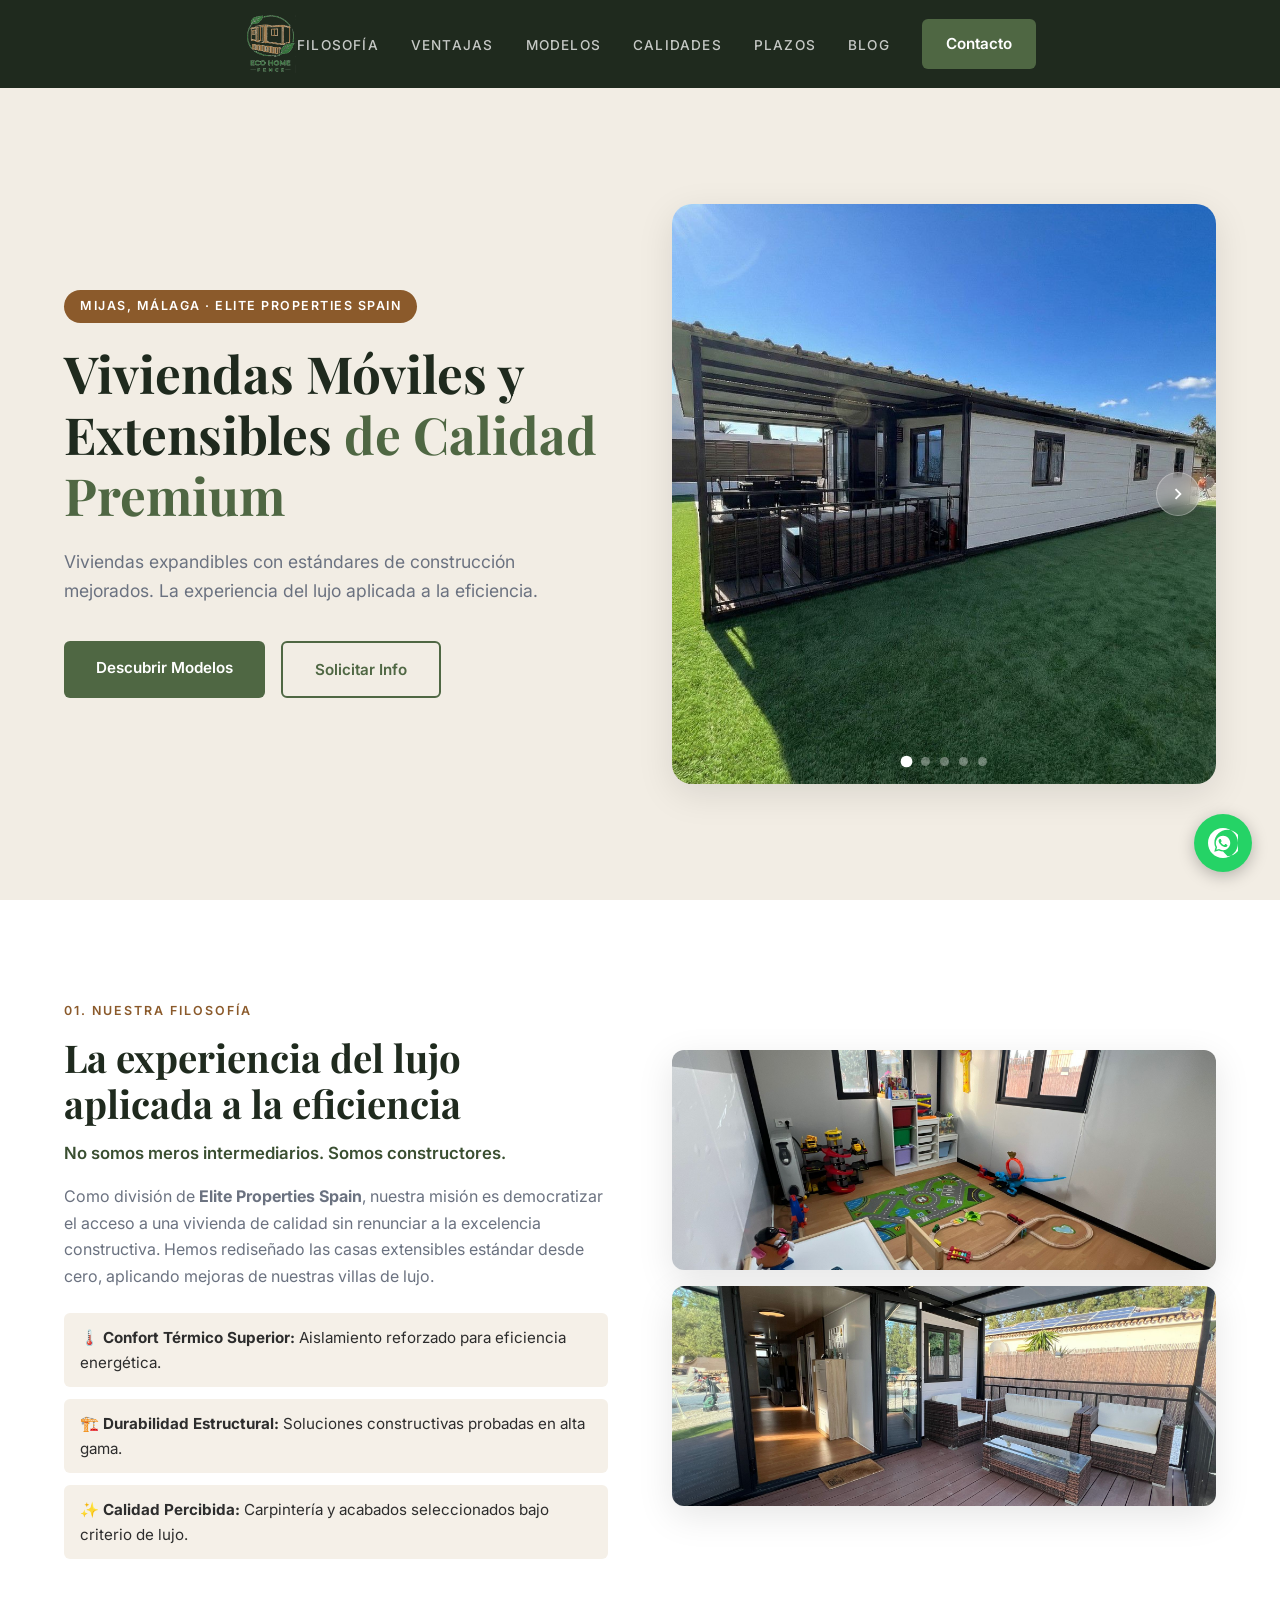
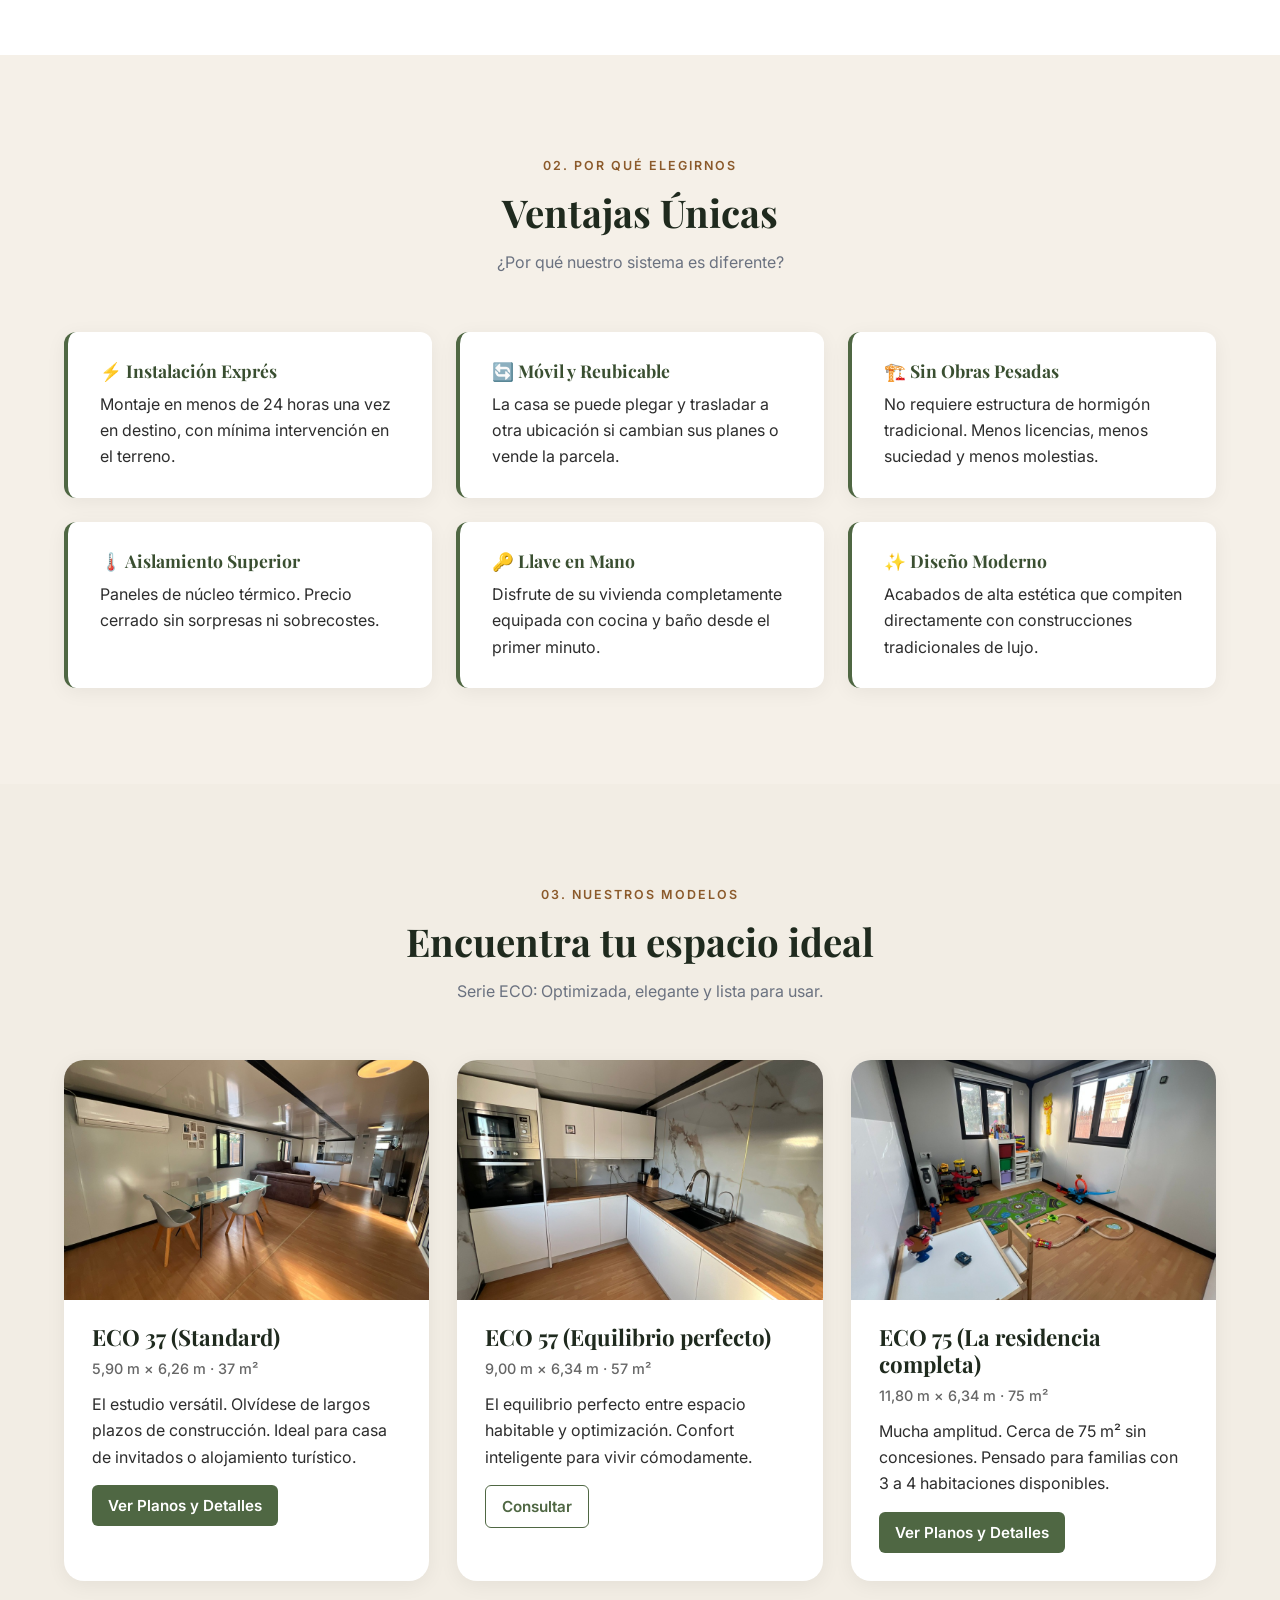
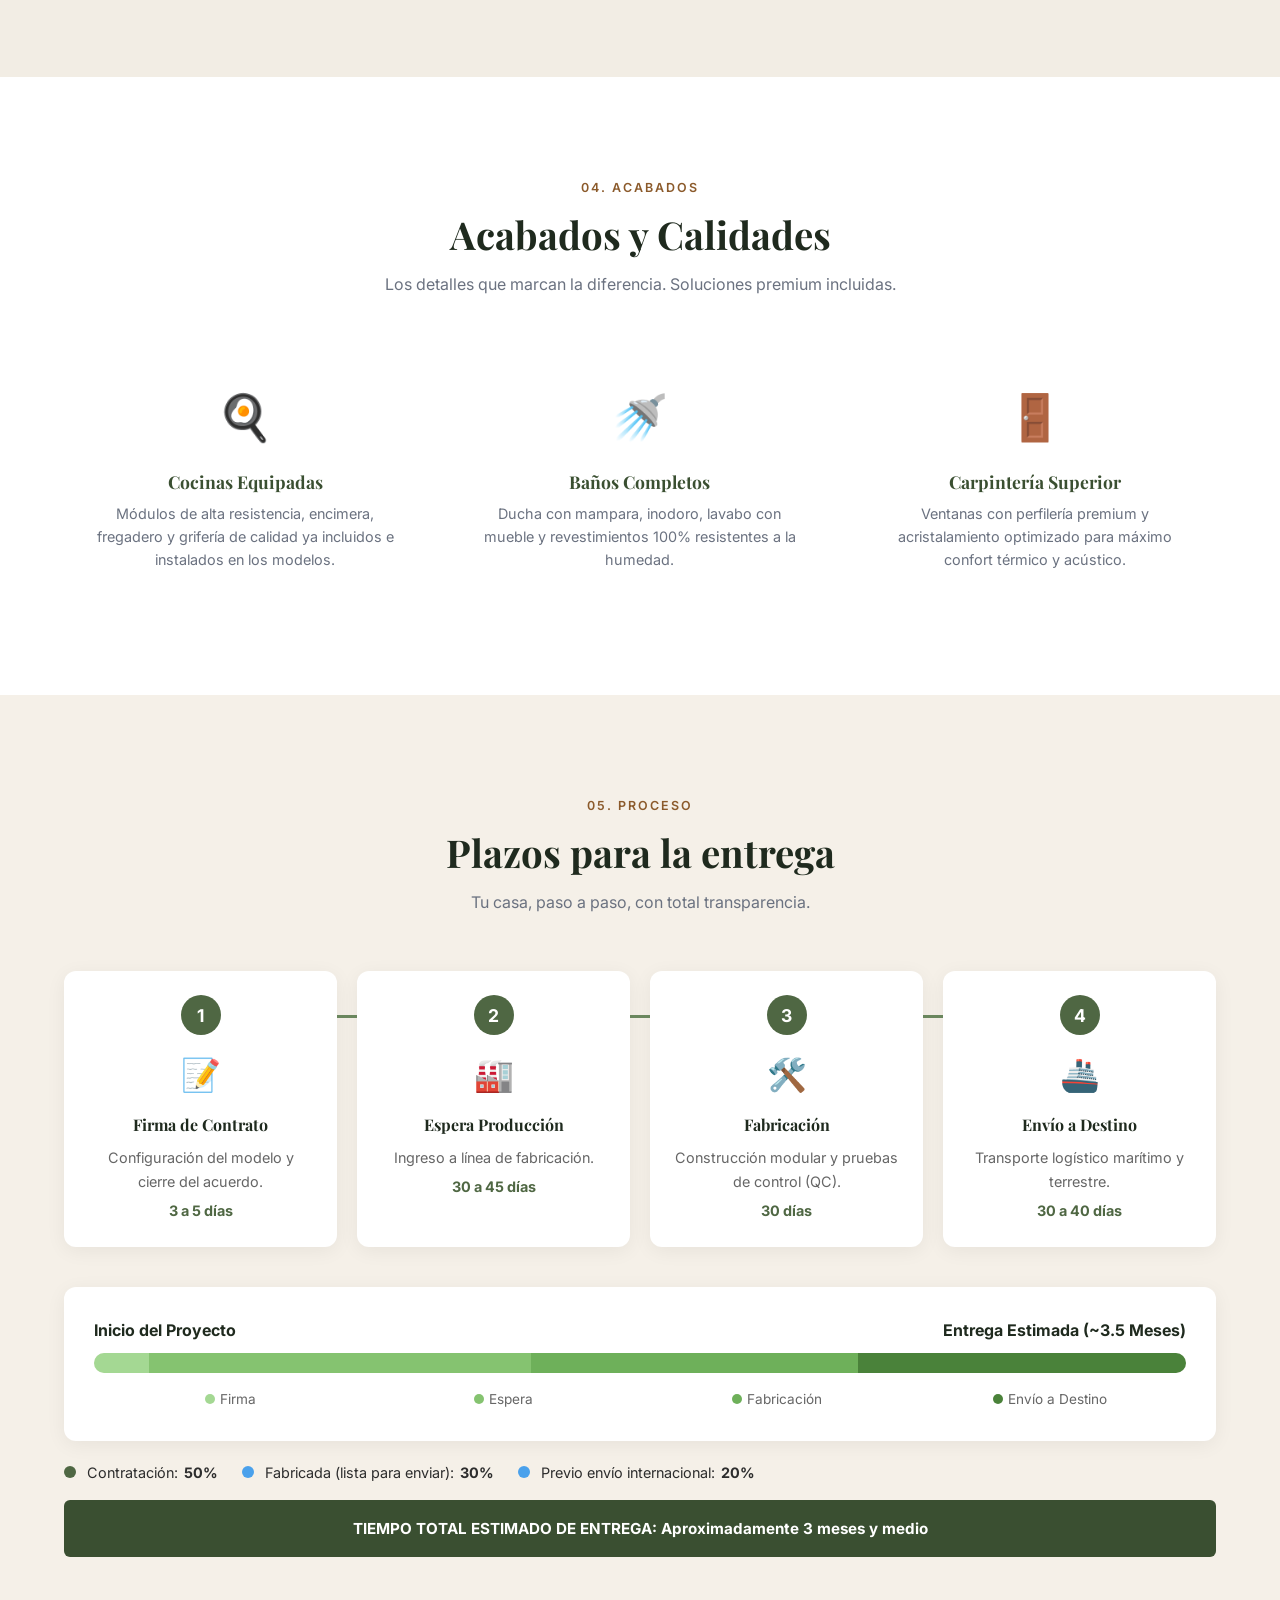
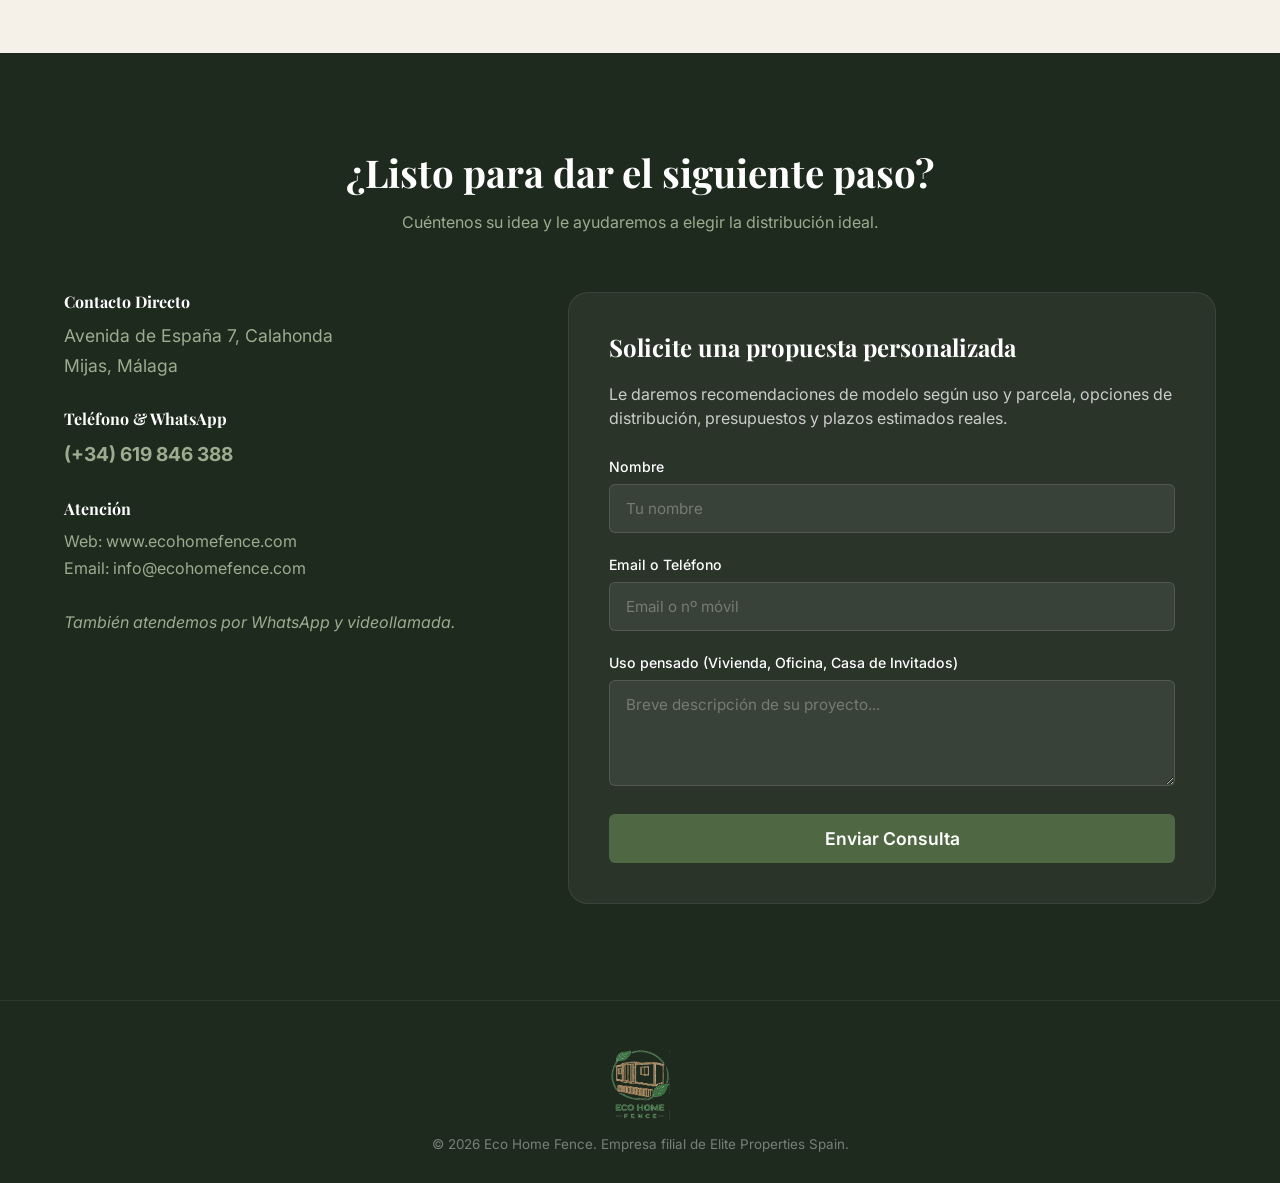
<file: index.html>
<!DOCTYPE html>
<html lang="es">
<head>
    <meta charset="UTF-8">
    <meta name="viewport" content="width=device-width, initial-scale=1.0">
    <title>Eco Home Fence | Viviendas Modulares Premium</title>
    <meta name="description" content="Viviendas modulares de calidad premium. Instalación en menos de 24 horas. Mijas, Málaga.">
    <link rel="preconnect" href="https://fonts.googleapis.com">
    <link rel="preconnect" href="https://fonts.gstatic.com" crossorigin>
    <link href="https://fonts.googleapis.com/css2?family=Inter:wght@400;500;600&family=Playfair+Display:wght@700;800&display=swap" rel="stylesheet">
    <link rel="stylesheet" href="styles.css">
</head>
<body>

    <!-- Header -->
    <header class="header">
        <div class="container">
            <nav class="nav">
                <a href="#" class="logo"><img src="logo.png" alt="Eco Home Fence" class="logo__img"></a>
                <ul class="nav__list">
                    <li><a href="#filosofia" class="nav__link">Filosofía</a></li>
                    <li><a href="#ventajas" class="nav__link">Ventajas</a></li>
                    <li><a href="#modelos" class="nav__link">Modelos</a></li>
                    <li><a href="#calidades" class="nav__link">Calidades</a></li>
                    <li><a href="#plazos" class="nav__link">Plazos</a></li>
                    <li><a href="blog.html" class="nav__link">Blog</a></li>
                </ul>
                <a href="#contacto" class="btn btn--primary" style="padding: 12px 24px;">Contacto</a>
            </nav>
        </div>
    </header>

    <!-- Hero -->
    <section class="hero">
        <div class="container">
            <div class="hero__content">
                <div class="hero__text">
                    <span class="hero__badge">Mijas, Málaga · Elite Properties Spain</span>
                    <h1 class="hero__title">Viviendas Móviles y Extensibles <span>de Calidad Premium</span></h1>
                    <p class="hero__subtitle">
                        Viviendas expandibles con estándares de construcción mejorados. La experiencia del lujo aplicada a la eficiencia.
                    </p>
                    <div class="hero__actions">
                        <a href="#modelos" class="btn btn--primary">Descubrir Modelos</a>
                        <a href="#contacto" class="btn btn--secondary">Solicitar Info</a>
                    </div>
                </div>
                <div class="hero__image-container">
                    <div class="carousel" id="hero-carousel">
                        <div class="carousel__track-container">
                            <ul class="carousel__track">
                                <li class="carousel__slide current-slide">
                                    <img class="carousel__image" src="fotos recursos/28.jfif" alt="Eco Home 1">
                                </li>
                                <li class="carousel__slide">
                                    <img class="carousel__image" src="fotos recursos/25.jfif" alt="Eco Home 2">
                                </li>
                                <li class="carousel__slide">
                                    <img class="carousel__image" src="fotos recursos/10.jfif" alt="Eco Home 3">
                                </li>
                                <li class="carousel__slide">
                                    <img class="carousel__image" src="fotos recursos/12.jfif" alt="Eco Home 4">
                                </li>
                                <li class="carousel__slide">
                                    <img class="carousel__image" src="fotos recursos/15.jfif" alt="Eco Home 5">
                                </li>
                            </ul>
                        </div>
                        
                        <button class="carousel__button carousel__button--left is-hidden">
                            <svg viewBox="0 0 24 24"><path d="M15.41 7.41L14 6l-6 6 6 6 1.41-1.41L10.83 12z"/></svg>
                        </button>
                        <button class="carousel__button carousel__button--right">
                            <svg viewBox="0 0 24 24"><path d="M10 6L8.59 7.41 13.17 12l-4.58 4.59L10 18l6-6z"/></svg>
                        </button>

                        <div class="carousel__nav">
                            <button class="carousel__indicator current-slide"></button>
                            <button class="carousel__indicator"></button>
                            <button class="carousel__indicator"></button>
                            <button class="carousel__indicator"></button>
                            <button class="carousel__indicator"></button>
                        </div>
                    </div>
                </div>
            </div>
        </div>
    </section>

    <!-- 01 Filosofia -->
    <section id="filosofia" style="background: var(--bg-white);">
        <div class="container">
            <div class="filosofia-layout">
                <div>
                    <span class="section-tag">01. Nuestra Filosofía</span>
                    <h2 class="section-title">La experiencia del lujo aplicada a la eficiencia</h2>
                    <p style="margin-bottom: 16px; font-size: 1.05rem; font-weight: 600; color: var(--primary-dark);">
                        No somos meros intermediarios. Somos constructores.
                    </p>
                    <p style="margin-bottom: 20px; color: var(--text-muted);">
                        Como división de <strong>Elite Properties Spain</strong>, nuestra misión es democratizar el acceso a una vivienda de calidad sin renunciar a la excelencia constructiva. Hemos rediseñado las casas extensibles estándar desde cero, aplicando mejoras de nuestras villas de lujo.
                    </p>
                    <ul class="filosofia-list">
                        <li>🌡️ <strong>Confort Térmico Superior:</strong> Aislamiento reforzado para eficiencia energética.</li>
                        <li>🏗️ <strong>Durabilidad Estructural:</strong> Soluciones constructivas probadas en alta gama.</li>
                        <li>✨ <strong>Calidad Percibida:</strong> Carpintería y acabados seleccionados bajo criterio de lujo.</li>
                    </ul>
                </div>
                <div class="filosofia-images">
                    <img src="fotos recursos/3.jfif" alt="Vivienda Eco Elite Exterior">
                    <img src="fotos recursos/2.jfif" alt="Vivienda Eco Elite Interior">
                </div>
            </div>
        </div>
    </section>

    <!-- 02 Ventajas -->
    <section id="ventajas" style="background: var(--bg-gray);">
        <div class="container">
            <div class="section-header">
                <span class="section-tag">02. Por qué elegirnos</span>
                <h2 class="section-title">Ventajas Únicas</h2>
                <p class="section-subtitle">¿Por qué nuestro sistema es diferente?</p>
            </div>
            <div class="ventajas-grid">
                <div class="ventaja-card">
                    <h3>⚡ Instalación Exprés</h3>
                    <p>Montaje en menos de 24 horas una vez en destino, con mínima intervención en el terreno.</p>
                </div>
                <div class="ventaja-card">
                    <h3>🔄 Móvil y Reubicable</h3>
                    <p>La casa se puede plegar y trasladar a otra ubicación si cambian sus planes o vende la parcela.</p>
                </div>
                <div class="ventaja-card">
                    <h3>🏗️ Sin Obras Pesadas</h3>
                    <p>No requiere estructura de hormigón tradicional. Menos licencias, menos suciedad y menos molestias.</p>
                </div>
                <div class="ventaja-card">
                    <h3>🌡️ Aislamiento Superior</h3>
                    <p>Paneles de núcleo térmico. Precio cerrado sin sorpresas ni sobrecostes.</p>
                </div>
                <div class="ventaja-card">
                    <h3>🔑 Llave en Mano</h3>
                    <p>Disfrute de su vivienda completamente equipada con cocina y baño desde el primer minuto.</p>
                </div>
                <div class="ventaja-card">
                    <h3>✨ Diseño Moderno</h3>
                    <p>Acabados de alta estética que compiten directamente con construcciones tradicionales de lujo.</p>
                </div>
            </div>
        </div>
    </section>

    <!-- Modelos -->
    <section id="modelos" class="models">
        <div class="container">
            <div class="section-header">
                <span class="section-tag">03. Nuestros Modelos</span>
                <h2 class="section-title">Encuentra tu espacio ideal</h2>
                <p class="section-subtitle">Serie ECO: Optimizada, elegante y lista para usar.</p>
            </div>
            
            <div class="models__grid">
                <!-- Modelo 37 -->
                <div class="model-card">
                    <img src="living.jpg" alt="ECO 37" class="model-card__img">
                    <div class="model-card__content">
                        <h3 class="model-card__title">ECO 37 (Standard)</h3>
                        <div class="model-card__specs" style="font-size: 0.9rem; margin-bottom: 10px; color: #666; font-weight: 500;">
                            <span>5,90 m × 6,26 m · 37 m²</span>
                        </div>
                        <p>El estudio versátil. Olvídese de largos plazos de construcción. Ideal para casa de invitados o alojamiento turístico.</p>
                        <a href="eco37.html" class="btn btn--primary" style="margin-top: 15px; display: inline-block; padding: 8px 16px;">Ver Planos y Detalles</a>
                    </div>
                </div>

                <!-- Modelo 57 -->
                <div class="model-card">
                    <img src="kitchen.jpg" alt="ECO 57" class="model-card__img">
                    <div class="model-card__content">
                        <h3 class="model-card__title">ECO 57 (Equilibrio perfecto)</h3>
                        <div class="model-card__specs" style="font-size: 0.9rem; margin-bottom: 10px; color: #666; font-weight: 500;">
                            <span>9,00 m × 6,34 m · 57 m²</span>
                        </div>
                        <p>El equilibrio perfecto entre espacio habitable y optimización. Confort inteligente para vivir cómodamente.</p>
                        <a href="#contacto" class="btn" style="margin-top: 15px; background: white; border: 1px solid var(--primary); display: inline-block; padding: 8px 16px; color: var(--primary);">Consultar</a>
                    </div>
                </div>

                <!-- Modelo 75 -->
                <div class="model-card">
                    <img src="kids.jpg" alt="ECO 75" class="model-card__img">
                    <div class="model-card__content">
                        <h3 class="model-card__title">ECO 75 (La residencia completa)</h3>
                        <div class="model-card__specs" style="font-size: 0.9rem; margin-bottom: 10px; color: #666; font-weight: 500;">
                            <span>11,80 m × 6,34 m · 75 m²</span>
                        </div>
                        <p>Mucha amplitud. Cerca de 75 m² sin concesiones. Pensado para familias con 3 a 4 habitaciones disponibles.</p>
                        <a href="eco75.html" class="btn btn--primary" style="margin-top: 15px; display: inline-block; padding: 8px 16px;">Ver Planos y Detalles</a>
                    </div>
                </div>
            </div>
        </div>
    </section>

    <!-- Acabados -->
    <section id="calidades" style="background: var(--bg-white);">
        <div class="container">
            <div class="section-header">
                <span class="section-tag">04. Acabados</span>
                <h2 class="section-title">Acabados y Calidades</h2>
                <p class="section-subtitle">Los detalles que marcan la diferencia. Soluciones premium incluidas.</p>
            </div>
            <div class="features-grid">
                <div class="feature-item">
                    <div class="feature-item__icon">🍳</div>
                    <h3>Cocinas Equipadas</h3>
                    <p>Módulos de alta resistencia, encimera, fregadero y grifería de calidad ya incluidos e instalados en los modelos.</p>
                </div>
                <div class="feature-item">
                    <div class="feature-item__icon">🚿</div>
                    <h3>Baños Completos</h3>
                    <p>Ducha con mampara, inodoro, lavabo con mueble y revestimientos 100% resistentes a la humedad.</p>
                </div>
                <div class="feature-item">
                    <div class="feature-item__icon">🚪</div>
                    <h3>Carpintería Superior</h3>
                    <p>Ventanas con perfilería premium y acristalamiento optimizado para máximo confort térmico y acústico.</p>
                </div>
            </div>
        </div>
    </section>

    <!-- Plazos -->
    <section id="plazos" style="background: var(--bg-gray);">
        <div class="container">
            <div class="section-header">
                <span class="section-tag">05. Proceso</span>
                <h2 class="section-title">Plazos para la entrega</h2>
                <p class="section-subtitle">Tu casa, paso a paso, con total transparencia.</p>
            </div>
            
            <div class="timeline">
                <div class="timeline-step">
                    <div class="timeline-step__num">1</div>
                    <div style="font-size: 2rem; margin-bottom: 10px;">📝</div>
                    <div class="timeline-step__title">Firma de Contrato</div>
                    <p style="font-size: 0.9rem; color: #666;">Configuración del modelo y cierre del acuerdo.<br><span style="color: var(--primary); font-weight: 700; display: block; margin-top: 5px;">3 a 5 días</span></p>
                </div>
                <div class="timeline-step">
                    <div class="timeline-step__num">2</div>
                    <div style="font-size: 2rem; margin-bottom: 10px;">🏭</div>
                    <div class="timeline-step__title">Espera Producción</div>
                    <p style="font-size: 0.9rem; color: #666;">Ingreso a línea de fabricación.<br><span style="color: var(--primary); font-weight: 700; display: block; margin-top: 5px;">30 a 45 días</span></p>
                </div>
                <div class="timeline-step">
                    <div class="timeline-step__num">3</div>
                    <div style="font-size: 2rem; margin-bottom: 10px;">🛠️</div>
                    <div class="timeline-step__title">Fabricación</div>
                    <p style="font-size: 0.9rem; color: #666;">Construcción modular y pruebas de control (QC).<br><span style="color: var(--primary); font-weight: 700; display: block; margin-top: 5px;">30 días</span></p>
                </div>
                <div class="timeline-step">
                    <div class="timeline-step__num">4</div>
                    <div style="font-size: 2rem; margin-bottom: 10px;">🚢</div>
                    <div class="timeline-step__title">Envío a Destino</div>
                    <p style="font-size: 0.9rem; color: #666;">Transporte logístico marítimo y terrestre.<br><span style="color: var(--primary); font-weight: 700; display: block; margin-top: 5px;">30 a 40 días</span></p>
                </div>
            </div>
            
            <div style="margin-top: 40px; background: white; padding: 30px; border-radius: var(--radius-md); box-shadow: var(--shadow-soft);">
                <div style="display: flex; justify-content: space-between; margin-bottom: 10px; font-weight: bold; color: var(--dark);">
                    <span>Inicio del Proyecto</span>
                    <span>Entrega Estimada (~3.5 Meses)</span>
                </div>
                <div style="width: 100%; height: 20px; background: var(--bg-gray); border-radius: 10px; overflow: hidden; display: flex;">
                    <div style="height: 100%; background: #a4d893; width: 5%;" title="Firma (3-5 días)"></div>
                    <div style="height: 100%; background: #85c370; width: 35%;" title="Espera (30-45 días)"></div>
                    <div style="height: 100%; background: #6eb05a; width: 30%;" title="Fabricación (30 días)"></div>
                    <div style="height: 100%; background: #4a823a; width: 30%;" title="Envío (30-40 días)"></div>
                </div>
                <div style="display: flex; justify-content: space-between; margin-top: 15px; font-size: 0.85rem; color: #666; text-align: center;">
                    <span style="flex: 1;"><span style="display:inline-block; width:10px; height:10px; background:#a4d893; border-radius:50%; margin-right:5px;"></span>Firma</span>
                    <span style="flex: 1;"><span style="display:inline-block; width:10px; height:10px; background:#85c370; border-radius:50%; margin-right:5px;"></span>Espera</span>
                    <span style="flex: 1;"><span style="display:inline-block; width:10px; height:10px; background:#6eb05a; border-radius:50%; margin-right:5px;"></span>Fabricación</span>
                    <span style="flex: 1;"><span style="display:inline-block; width:10px; height:10px; background:#4a823a; border-radius:50%; margin-right:5px;"></span>Envío a Destino</span>
                </div>
            </div>
            
            <div class="timeline-payment" style="margin-top: 20px;">
                <div><span style="display:inline-block; width:12px; height:12px; background:var(--primary); border-radius:50%; margin-right:5px;"></span> Contratación: <strong>50%</strong></div>
                <div><span style="display:inline-block; width:12px; height:12px; background:#4aa1ec; border-radius:50%; margin-right:5px;"></span> Fabricada (lista para enviar): <strong>30%</strong></div>
                <div><span style="display:inline-block; width:12px; height:12px; background:#4aa1ec; border-radius:50%; margin-right:5px;"></span> Previo envío internacional: <strong>20%</strong></div>
            </div>
            
            <div class="timeline-total" style="background: var(--primary-dark);">
                TIEMPO TOTAL ESTIMADO DE ENTREGA: Aproximadamente 3 meses y medio
            </div>
        </div>
    </section>

    <!-- Contacto -->
    <section id="contacto" class="contact">
        <div class="container">
            <div class="section-header">
                <h2 class="section-title">¿Listo para dar el siguiente paso?</h2>
                <p class="section-subtitle" style="color: #9bac8f;">Cuéntenos su idea y le ayudaremos a elegir la distribución ideal.</p>
            </div>

            <div class="contact-layout">
                <div class="contact-info">
                    <div class="contact-info__item">
                        <h3 style="color: #fff; margin-bottom: 10px;">Contacto Directo</h3>
                        <p style="color: #9bac8f; font-size: 1.1rem;">Avenida de España 7, Calahonda<br>Mijas, Málaga</p>
                    </div>
                    <div class="contact-info__item">
                        <h3 style="color: #fff; margin-bottom: 10px;">Teléfono & WhatsApp</h3>
                        <p style="color: #9bac8f; font-size: 1.2rem; font-weight: bold;">(+34) 619 846 388</p>
                    </div>
                    <div class="contact-info__item">
                        <h3 style="color: #fff; margin-bottom: 10px;">Atención</h3>
                        <p style="color: #9bac8f;">Web: www.ecohomefence.com<br>Email: info@ecohomefence.com<br><br><em>También atendemos por WhatsApp y videollamada.</em></p>
                    </div>
                </div>

                <div class="contact-form">
                    <form>
                        <h3 style="margin-bottom: 20px; font-size: 1.5rem; color: white;">Solicite una propuesta personalizada</h3>
                        <p style="margin-bottom: 25px; color: #ccc; line-height: 1.5;">Le daremos recomendaciones de modelo según uso y parcela, opciones de distribución, presupuestos y plazos estimados reales.</p>
                        <div class="form-group">
                            <label class="form-label" style="color: white;">Nombre</label>
                            <input type="text" class="form-input" placeholder="Tu nombre">
                        </div>
                        <div class="form-group">
                            <label class="form-label" style="color: white;">Email o Teléfono</label>
                            <input type="text" class="form-input" placeholder="Email o nº móvil">
                        </div>
                        <div class="form-group">
                            <label class="form-label" style="color: white;">Uso pensado (Vivienda, Oficina, Casa de Invitados)</label>
                            <textarea class="form-textarea" rows="4" placeholder="Breve descripción de su proyecto..."></textarea>
                        </div>
                        <button type="submit" class="btn btn--primary" style="width: 100%; font-size: 1.1rem;">Enviar Consulta</button>
                    </form>
                </div>
            </div>
        </div>
    </section>

    <!-- Footer -->
    <footer class="footer">
        <div class="container">
            <p class="footer__logo"><img src="logo.png" alt="Eco Home Fence" class="footer__logo-img"></p>
            <p class="footer__copy">&copy; 2026 Eco Home Fence. Empresa filial de Elite Properties Spain.</p>
        </div>
    </footer>

    <!-- WhatsApp Button -->
    <a href="https://wa.me/34619846388" class="whatsapp-float" target="_blank">
        <svg viewBox="0 0 24 24" fill="white" width="30" height="30"><path d="M12.031 6.172c-3.181 0-5.767 2.586-5.768 5.766-.001 1.298.38 2.27 1.019 3.287l-.582 2.128 2.182-.573c.978.58 1.911.928 3.145.929 3.178 0 5.767-2.587 5.768-5.766.001-3.187-2.575-5.77-5.764-5.771zm3.392 8.244c-.144.405-.837.774-1.17.824-.299.045-.677.063-1.092-.069-.252-.08-.575-.187-.988-.365-1.739-.751-2.874-2.502-2.961-2.617-.087-.116-.708-.94-.708-1.793s.448-1.273.607-1.446c.159-.173.346-.217.462-.217l.332.006c.106.005.249-.04.39.298.144.347.491 1.2.534 1.287.043.087.072.188.014.304-.058.116-.087.188-.173.289l-.26.304c-.087.086-.177.18-.076.354.101.174.449.741.964 1.201.662.591 1.221.774 1.394.86s.274.072.376-.043c.101-.116.433-.506.549-.68.116-.173.231-.145.39-.087s1.011.477 1.184.564.289.13.332.202c.045.072.045.419-.099.824zm-3.423-14.416c-6.627 0-12 5.373-12 12s5.373 12 12 12 12-5.373 12-12-5.373-12-12-12zm.029 18.88c-1.161 0-2.305-.292-3.318-.844l-3.677.964.984-3.595c-.607-1.052-.927-2.246-.926-3.468.001-5.824 4.74-10.563 10.564-10.563 5.826 0 10.564 4.741 10.564 10.564 0 5.824-4.74 10.564-10.564 10.564z"/></svg>
    </a>

    <script>
        (function() {
            var CarouselManager = {
                init: function() {
                    var carousel = document.querySelector(".carousel");
                    if (!carousel) return;

                    var track = carousel.querySelector(".carousel__track");
                    if (!track) return;
                    
                    var slides = Array.from(track.children);
                    var nextButton = carousel.querySelector(".carousel__button--right");
                    var prevButton = carousel.querySelector(".carousel__button--left");
                    var dotsNav = carousel.querySelector(".carousel__nav");
                    var dots = dotsNav ? Array.from(dotsNav.children) : [];

                    if (slides.length === 0) return;

                    function updateSlidePositions() {
                        var firstSlide = slides[0];
                        if (!firstSlide) return;
                        var slideWidth = firstSlide.getBoundingClientRect().width;
                        if (slideWidth === 0) {
                            setTimeout(updateSlidePositions, 100);
                            return;
                        }
                        slides.forEach(function(slide, index) {
                            slide.style.left = slideWidth * index + "px";
                        });
                    }

                    function moveToSlide(track, currentSlide, targetSlide) {
                        if (!targetSlide) return;
                        track.style.transform = "translateX(-" + targetSlide.style.left + ")";
                        currentSlide.classList.remove("current-slide");
                        targetSlide.classList.add("current-slide");
                    }

                    function updateDots(currentDot, targetDot) {
                        if (!currentDot || !targetDot) return;
                        currentDot.classList.remove("current-slide");
                        targetDot.classList.add("current-slide");
                    }

                    updateSlidePositions();

                    function nextSlide() {
                        var currentSlide = track.querySelector(".current-slide") || slides[0];
                        var nextSlide = currentSlide.nextElementSibling || slides[0];
                        var currentDot = dotsNav ? dotsNav.querySelector(".current-slide") : null;
                        var nextIndex = slides.indexOf(nextSlide);
                        var targetDot = dots[nextIndex];

                        moveToSlide(track, currentSlide, nextSlide);
                        updateDots(currentDot, targetDot);
                    }

                    if (nextButton) nextButton.onclick = nextSlide;
                    if (prevButton) {
                        prevButton.onclick = function() {
                            var currentSlide = track.querySelector(".current-slide") || slides[0];
                            var prevSlide = currentSlide.previousElementSibling || slides[slides.length - 1];
                            var currentDot = dotsNav ? dotsNav.querySelector(".current-slide") : null;
                            var prevIndex = slides.indexOf(prevSlide);
                            var targetDot = dots[prevIndex];

                            moveToSlide(track, currentSlide, prevSlide);
                            updateDots(currentDot, targetDot);
                        };
                    }

                    if (dotsNav) {
                        dotsNav.onclick = function(e) {
                            var targetDot = e.target.closest("button");
                            if (!targetDot) return;

                            var currentSlide = track.querySelector(".current-slide") || slides[0];
                            var currentDot = dotsNav.querySelector(".current-slide");
                            var targetIndex = dots.indexOf(targetDot);
                            var targetSlide = slides[targetIndex];

                            moveToSlide(track, currentSlide, targetSlide);
                            updateDots(currentDot, targetDot);
                        };
                    }

                    setInterval(nextSlide, 5000);
                }
            };

            CarouselManager.init();
            
            // Header scroll logic
            window.onscroll = function() {
                var header = document.querySelector('.header');
                if (header) {
                    if (window.scrollY > 50) {
                        header.classList.add('header--scrolled');
                    } else {
                        header.classList.remove('header--scrolled');
                    }
                }
            };
        })();
    </script>
</body>
</html>
</file>
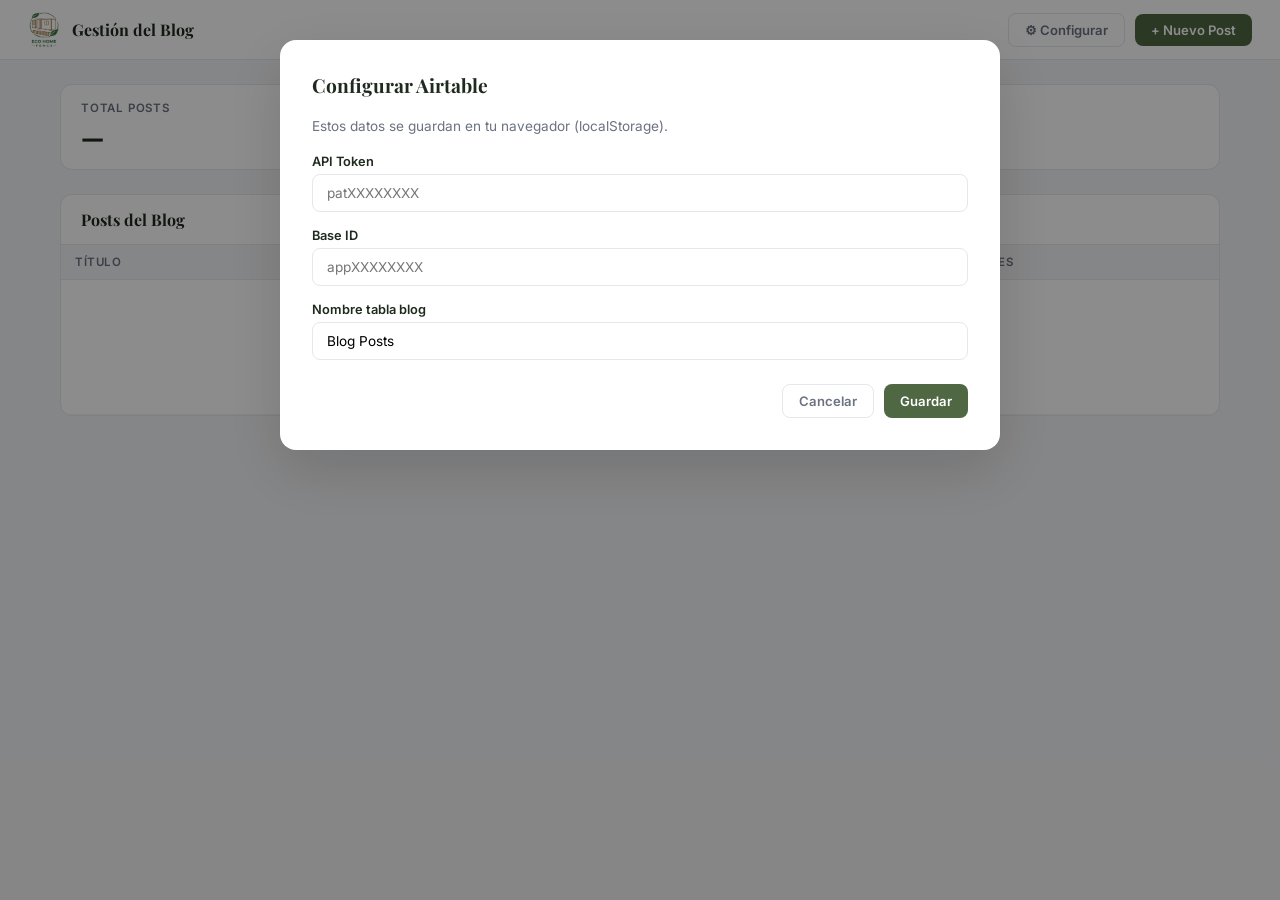
<file: blog-admin.html>
<!DOCTYPE html>
<html lang="es">
<head>
    <meta charset="UTF-8">
    <meta name="viewport" content="width=device-width, initial-scale=1.0">
    <title>Gestión del Blog | Eco Home Fence</title>
    <meta name="robots" content="noindex, nofollow">
    <link rel="preconnect" href="https://fonts.googleapis.com">
    <link rel="preconnect" href="https://fonts.gstatic.com" crossorigin>
    <link href="https://fonts.googleapis.com/css2?family=Inter:wght@400;500;600&family=Playfair+Display:wght@700;800&display=swap" rel="stylesheet">
    <style>
        :root {
            --primary: #4F6743; --primary-dark: #3a4f31; --primary-light: #6d8a60;
            --dark: #1F2A1E; --accent: #8B5A2B;
            --muted: #6b7280; --border: #e5e7eb; --bg: #f3f4f6; --white: #fff;
            --font-heading: 'Playfair Display', Georgia, serif;
            --font-body: 'Inter', sans-serif;
            --radius: 12px; --shadow: 0 4px 20px rgba(0,0,0,0.06);
        }
        * { margin:0; padding:0; box-sizing:border-box; }
        body { font-family: var(--font-body); background: var(--bg); color: var(--dark); min-height: 100vh; }

        /* Topbar */
        .topbar { background: var(--white); border-bottom: 1px solid var(--border); padding: 0 28px; height: 60px; display: flex; align-items: center; justify-content: space-between; position: sticky; top: 0; z-index: 100; }
        .topbar__left { display: flex; align-items: center; gap: 12px; }
        .topbar__left img { height: 36px; }
        .topbar__title { font-family: var(--font-heading); font-size: 1rem; font-weight: 700; }
        .topbar__right { display: flex; gap: 10px; align-items: center; }

        /* Buttons */
        .btn-sm { padding: 8px 16px; border-radius: 8px; font-family: var(--font-body); font-size: 0.82rem; font-weight: 600; cursor: pointer; border: none; transition: all 0.2s; }
        .btn-green { background: var(--primary); color: #fff; }
        .btn-green:hover { background: var(--primary-dark); }
        .btn-outline { background: none; border: 1.5px solid var(--border); color: var(--muted); }
        .btn-outline:hover { border-color: var(--primary); color: var(--primary-dark); }
        .btn-danger { background: #fee2e2; color: #b91c1c; }
        .btn-danger:hover { background: #fecaca; }

        /* Main */
        .main { max-width: 1200px; margin: 0 auto; padding: 24px 20px; }

        /* Stats */
        .stats { display: flex; gap: 16px; margin-bottom: 24px; flex-wrap: wrap; }
        .stat { background: var(--white); border: 1px solid var(--border); border-radius: var(--radius); padding: 16px 20px; flex: 1; min-width: 140px; }
        .stat__label { font-size: 0.72rem; font-weight: 600; text-transform: uppercase; letter-spacing: 0.8px; color: var(--muted); margin-bottom: 4px; }
        .stat__val { font-family: var(--font-heading); font-size: 1.6rem; font-weight: 800; }
        .stat--green .stat__val { color: var(--primary); }

        /* Table */
        .card { background: var(--white); border: 1px solid var(--border); border-radius: var(--radius); overflow: hidden; }
        .card__head { padding: 14px 20px; border-bottom: 1px solid var(--border); display: flex; justify-content: space-between; align-items: center; }
        .card__head h2 { font-family: var(--font-heading); font-size: 1rem; font-weight: 700; }
        table { width: 100%; border-collapse: collapse; font-size: 0.85rem; }
        th { background: var(--bg); padding: 10px 14px; text-align: left; font-size: 0.72rem; font-weight: 600; text-transform: uppercase; letter-spacing: 0.6px; color: var(--muted); border-bottom: 1px solid var(--border); }
        td { padding: 12px 14px; border-bottom: 1px solid #f3f4f6; vertical-align: middle; }
        tr:hover td { background: #fafafa; }

        .badge { display: inline-block; padding: 2px 10px; border-radius: 20px; font-size: 0.72rem; font-weight: 600; }
        .badge-pub { background: #dcfce7; color: #15803d; }
        .badge-draft { background: #fef9c3; color: #854d0e; }
        .badge-arch { background: #f3f4f6; color: #6b7280; }

        .actions { display: flex; gap: 6px; }
        .actions button { padding: 4px 10px; font-size: 0.75rem; }

        /* Modal */
        .overlay { display: none; position: fixed; inset: 0; background: rgba(0,0,0,0.45); z-index: 200; align-items: flex-start; justify-content: center; overflow-y: auto; padding: 40px 16px; }
        .overlay.open { display: flex; }
        .modal { background: var(--white); border-radius: 16px; padding: 32px; width: 720px; max-width: 100%; box-shadow: 0 20px 60px rgba(0,0,0,0.15); }
        .modal h3 { font-family: var(--font-heading); font-size: 1.2rem; margin-bottom: 20px; }
        .field { margin-bottom: 16px; }
        .field label { display: block; font-size: 0.8rem; font-weight: 600; margin-bottom: 5px; color: var(--dark); }
        .field input, .field textarea, .field select { width: 100%; padding: 10px 14px; border: 1.5px solid var(--border); border-radius: 8px; font-family: var(--font-body); font-size: 0.9rem; }
        .field input:focus, .field textarea:focus, .field select:focus { outline: none; border-color: var(--primary); }
        .field textarea { min-height: 200px; resize: vertical; }
        .field-row { display: grid; grid-template-columns: 1fr 1fr; gap: 14px; }
        .modal-foot { display: flex; gap: 10px; justify-content: flex-end; margin-top: 24px; }

        /* Config modal */
        .cfg-modal .field input { font-size: 0.85rem; }

        /* Responsive */
        @media (max-width: 640px) {
            .field-row { grid-template-columns: 1fr; }
            .stats { flex-direction: column; }
            .topbar { padding: 0 12px; }
        }

        /* Loading */
        .spinner { width: 30px; height: 30px; border: 3px solid var(--border); border-top-color: var(--primary); border-radius: 50%; animation: spin 0.7s linear infinite; margin: 40px auto; }
        @keyframes spin { to { transform: rotate(360deg); } }
    </style>
</head>
<body>

<header class="topbar">
    <div class="topbar__left">
        <img src="logo.png" alt="Eco Home Fence">
        <span class="topbar__title">Gestión del Blog</span>
    </div>
    <div class="topbar__right">
        <button class="btn-sm btn-outline" onclick="openConfig()">⚙ Configurar</button>
        <button class="btn-sm btn-green" onclick="openEditor()">+ Nuevo Post</button>
    </div>
</header>

<main class="main">
    <div class="stats">
        <div class="stat"><div class="stat__label">Total Posts</div><div class="stat__val" id="s-total">—</div></div>
        <div class="stat stat--green"><div class="stat__label">Publicados</div><div class="stat__val" id="s-pub">—</div></div>
        <div class="stat"><div class="stat__label">Borradores</div><div class="stat__val" id="s-draft">—</div></div>
    </div>

    <div class="card">
        <div class="card__head"><h2>Posts del Blog</h2></div>
        <div style="overflow-x:auto;">
            <table>
                <thead><tr><th>Título</th><th>Slug</th><th>Estado</th><th>Fecha</th><th>Acciones</th></tr></thead>
                <tbody id="tbody"><tr><td colspan="5"><div class="spinner"></div></td></tr></tbody>
            </table>
        </div>
    </div>
</main>

<!-- Config Modal -->
<div class="overlay cfg-modal" id="cfgOverlay">
    <div class="modal">
        <h3>Configurar Airtable</h3>
        <p style="font-size:0.85rem;color:var(--muted);margin-bottom:20px;">Estos datos se guardan en tu navegador (localStorage).</p>
        <div class="field"><label>API Token</label><input type="password" id="cfg-token" placeholder="patXXXXXXXX"></div>
        <div class="field"><label>Base ID</label><input id="cfg-base" placeholder="appXXXXXXXX"></div>
        <div class="field"><label>Nombre tabla blog</label><input id="cfg-table" value="Blog Posts"></div>
        <div class="modal-foot">
            <button class="btn-sm btn-outline" onclick="closeCfg()">Cancelar</button>
            <button class="btn-sm btn-green" onclick="saveCfg()">Guardar</button>
        </div>
    </div>
</div>

<!-- Editor Modal -->
<div class="overlay" id="editorOverlay">
    <div class="modal">
        <h3 id="editorTitle">Nuevo Post</h3>
        <input type="hidden" id="ed-id">
        <div class="field-row">
            <div class="field"><label>Título *</label><input id="ed-titulo" placeholder="Título del post"></div>
            <div class="field"><label>Slug *</label><input id="ed-slug" placeholder="url-amigable"></div>
        </div>
        <div class="field-row">
            <div class="field"><label>SEO Title</label><input id="ed-meta-title" placeholder="<60 chars"></div>
            <div class="field"><label>Keyword Principal</label><input id="ed-keyword" placeholder="casa modular españa"></div>
        </div>
        <div class="field"><label>Meta Description</label><input id="ed-meta-desc" placeholder="<160 chars"></div>
        <div class="field"><label>Extracto</label><input id="ed-extracto" placeholder="Resumen corto para la tarjeta"></div>
        <div class="field"><label>URL Imagen Portada</label><input id="ed-imagen" placeholder="https://..."></div>
        <div class="field-row">
            <div class="field"><label>Estado</label>
                <select id="ed-estado"><option>Borrador</option><option>Publicado</option><option>Archivado</option></select>
            </div>
            <div class="field"><label>Fecha Publicación</label><input type="date" id="ed-fecha"></div>
        </div>
        <div class="field"><label>Contenido (HTML)</label><textarea id="ed-contenido" placeholder="<h2>Subtítulo</h2><p>Párrafo...</p>"></textarea></div>
        <div class="modal-foot">
            <button class="btn-sm btn-outline" onclick="closeEditor()">Cancelar</button>
            <button class="btn-sm btn-green" id="edSaveBtn" onclick="savePost()">Guardar</button>
        </div>
    </div>
</div>

<script>
var allPosts = [];
var TABLE_NAME = 'Blog Posts';

function getConf() {
    return {
        token: localStorage.getItem('blog_token') || '',
        base: localStorage.getItem('blog_base') || '',
        table: localStorage.getItem('blog_table') || TABLE_NAME
    };
}

// ── Config ──
function openConfig() {
    var c = getConf();
    document.getElementById('cfg-token').value = c.token;
    document.getElementById('cfg-base').value = c.base;
    document.getElementById('cfg-table').value = c.table;
    document.getElementById('cfgOverlay').classList.add('open');
}
function closeCfg() { document.getElementById('cfgOverlay').classList.remove('open'); }
function saveCfg() {
    localStorage.setItem('blog_token', document.getElementById('cfg-token').value.trim());
    localStorage.setItem('blog_base', document.getElementById('cfg-base').value.trim());
    localStorage.setItem('blog_table', document.getElementById('cfg-table').value.trim() || TABLE_NAME);
    closeCfg();
    loadPosts();
}

// ── Load ──
function loadPosts() {
    var c = getConf();
    if (!c.token || !c.base) { openConfig(); return; }

    var tbody = document.getElementById('tbody');
    tbody.innerHTML = '<tr><td colspan="5"><div class="spinner"></div></td></tr>';

    var url = 'https://api.airtable.com/v0/' + encodeURIComponent(c.base) + '/' + encodeURIComponent(c.table) +
              '?sort[0][field]=fecha_publicacion&sort[0][direction]=desc&pageSize=100';

    fetch(url, { headers: { 'Authorization': 'Bearer ' + c.token } })
    .then(function(r) { if (!r.ok) throw new Error(r.status); return r.json(); })
    .then(function(data) {
        allPosts = (data.records || []);
        renderTable();
        updateStats();
    })
    .catch(function(e) {
        tbody.innerHTML = '<tr><td colspan="5" style="text-align:center;padding:40px;color:#b91c1c;">' +
            '⚠️ Error: verifica tu API Token y Base ID. (' + e.message + ')</td></tr>';
    });
}

function renderTable() {
    var tbody = document.getElementById('tbody');
    if (allPosts.length === 0) {
        tbody.innerHTML = '<tr><td colspan="5" style="text-align:center;padding:40px;color:var(--muted);">No hay posts. Crea el primero →</td></tr>';
        return;
    }
    tbody.innerHTML = allPosts.map(function(r) {
        var f = r.fields;
        var estado = f.estado || 'Borrador';
        var bc = estado === 'Publicado' ? 'badge-pub' : estado === 'Archivado' ? 'badge-arch' : 'badge-draft';
        var fecha = f.fecha_publicacion ? new Date(f.fecha_publicacion).toLocaleDateString('es-ES') : '—';
        return '<tr>' +
            '<td style="font-weight:600;">' + esc(f.titulo || '—') + '</td>' +
            '<td style="color:var(--muted);font-size:0.8rem;">' + esc(f.slug || '—') + '</td>' +
            '<td><span class="badge ' + bc + '">' + esc(estado) + '</span></td>' +
            '<td style="font-size:0.82rem;">' + fecha + '</td>' +
            '<td><div class="actions">' +
                '<button class="btn-sm btn-outline" onclick="editPost(\'' + r.id + '\')">✏️</button>' +
                '<button class="btn-sm btn-danger" onclick="deletePost(\'' + r.id + '\',\'' + esc(f.titulo) + '\')">🗑️</button>' +
            '</div></td>' +
        '</tr>';
    }).join('');
}

function updateStats() {
    var fields = allPosts.map(function(r) { return r.fields; });
    document.getElementById('s-total').textContent = fields.length;
    document.getElementById('s-pub').textContent = fields.filter(function(f) { return f.estado === 'Publicado'; }).length;
    document.getElementById('s-draft').textContent = fields.filter(function(f) { return (f.estado || 'Borrador') === 'Borrador'; }).length;
}

// ── Editor ──
function openEditor(data) {
    var d = data || {};
    document.getElementById('editorTitle').textContent = d.id ? 'Editar Post' : 'Nuevo Post';
    document.getElementById('ed-id').value = d.id || '';
    document.getElementById('ed-titulo').value = d.titulo || '';
    document.getElementById('ed-slug').value = d.slug || '';
    document.getElementById('ed-meta-title').value = d.meta_title || '';
    document.getElementById('ed-meta-desc').value = d.meta_description || '';
    document.getElementById('ed-keyword').value = d.keyword_principal || '';
    document.getElementById('ed-extracto').value = d.extracto || '';
    document.getElementById('ed-imagen').value = d.imagen_portada || '';
    document.getElementById('ed-estado').value = d.estado || 'Borrador';
    document.getElementById('ed-fecha').value = d.fecha_publicacion || new Date().toISOString().split('T')[0];
    document.getElementById('ed-contenido').value = d.contenido || '';
    document.getElementById('editorOverlay').classList.add('open');
}
function closeEditor() { document.getElementById('editorOverlay').classList.remove('open'); }

function editPost(id) {
    var rec = allPosts.find(function(r) { return r.id === id; });
    if (rec) openEditor(Object.assign({ id: id }, rec.fields));
}

function savePost() {
    var c = getConf();
    var id = document.getElementById('ed-id').value;
    var fields = {
        titulo: document.getElementById('ed-titulo').value.trim(),
        slug: document.getElementById('ed-slug').value.trim(),
        meta_title: document.getElementById('ed-meta-title').value.trim(),
        meta_description: document.getElementById('ed-meta-desc').value.trim(),
        keyword_principal: document.getElementById('ed-keyword').value.trim(),
        extracto: document.getElementById('ed-extracto').value.trim(),
        imagen_portada: document.getElementById('ed-imagen').value.trim(),
        estado: document.getElementById('ed-estado').value,
        fecha_publicacion: document.getElementById('ed-fecha').value,
        contenido: document.getElementById('ed-contenido').value,
        fecha_modificacion: new Date().toISOString().split('T')[0]
    };

    if (!fields.titulo || !fields.slug) { alert('Título y Slug son obligatorios.'); return; }

    var btn = document.getElementById('edSaveBtn');
    btn.disabled = true; btn.textContent = 'Guardando...';

    var url, method;
    if (id) {
        url = 'https://api.airtable.com/v0/' + c.base + '/' + encodeURIComponent(c.table) + '/' + id;
        method = 'PATCH';
    } else {
        url = 'https://api.airtable.com/v0/' + c.base + '/' + encodeURIComponent(c.table);
        method = 'POST';
    }

    fetch(url, {
        method: method,
        headers: { 'Authorization': 'Bearer ' + c.token, 'Content-Type': 'application/json' },
        body: JSON.stringify(id ? { fields: fields } : { records: [{ fields: fields }] })
    })
    .then(function(r) { if (!r.ok) throw new Error(r.status); return r.json(); })
    .then(function() { closeEditor(); loadPosts(); })
    .catch(function(e) { alert('Error al guardar: ' + e.message); })
    .finally(function() { btn.disabled = false; btn.textContent = 'Guardar'; });
}

function deletePost(id, titulo) {
    if (!confirm('¿Eliminar "' + titulo + '"? Esta acción no se puede deshacer.')) return;
    var c = getConf();
    fetch('https://api.airtable.com/v0/' + c.base + '/' + encodeURIComponent(c.table) + '/' + id, {
        method: 'DELETE',
        headers: { 'Authorization': 'Bearer ' + c.token }
    })
    .then(function(r) { if (!r.ok) throw new Error(r.status); loadPosts(); })
    .catch(function(e) { alert('Error: ' + e.message); });
}

// Auto-generate slug from title
document.getElementById('ed-titulo').addEventListener('input', function() {
    if (!document.getElementById('ed-id').value) {
        document.getElementById('ed-slug').value = this.value.toLowerCase()
            .normalize('NFD').replace(/[\u0300-\u036f]/g, '')
            .replace(/[^a-z0-9]+/g, '-').replace(/^-|-$/g, '');
    }
});

function esc(s) { return String(s||'').replace(/&/g,'&amp;').replace(/</g,'&lt;').replace(/>/g,'&gt;').replace(/"/g,'&quot;').replace(/'/g,'&#39;'); }

// Init
window.onload = function() {
    if (getConf().token && getConf().base) loadPosts();
    else openConfig();
};
</script>
</body>
</html>
</file>
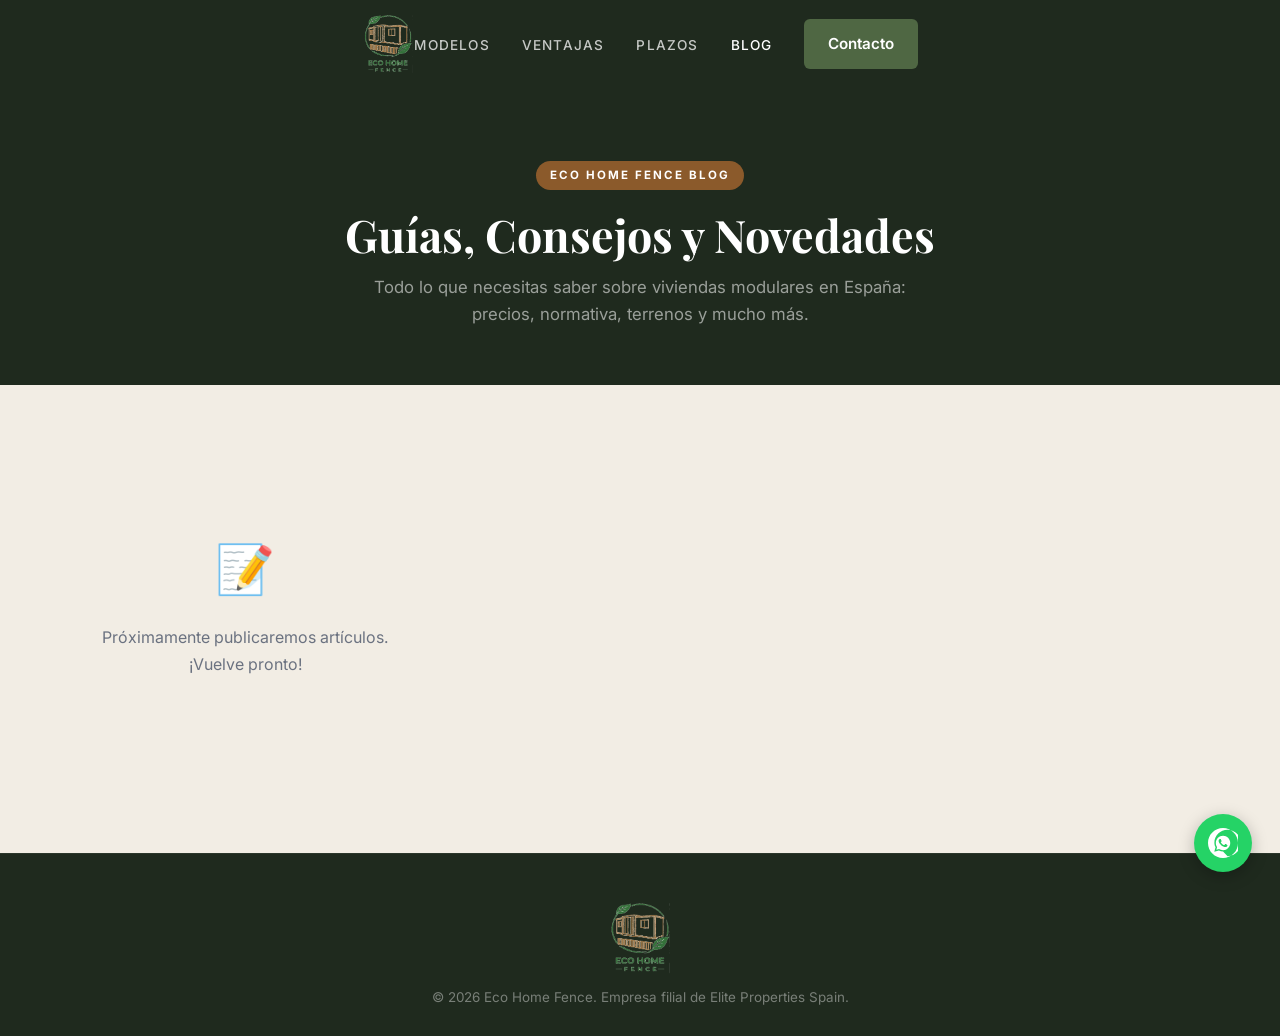
<file: blog.html>
<!DOCTYPE html>
<html lang="es">
<head>
    <meta charset="UTF-8">
    <meta name="viewport" content="width=device-width, initial-scale=1.0">
    <title>Blog | Eco Home Fence — Viviendas Modulares en España</title>
    <meta name="description" content="Artículos sobre viviendas modulares en España: precios, normativa, terrenos, instalación y consejos. Todo lo que necesitas saber.">
    <link rel="preconnect" href="https://fonts.googleapis.com">
    <link rel="preconnect" href="https://fonts.gstatic.com" crossorigin>
    <link href="https://fonts.googleapis.com/css2?family=Inter:wght@400;500;600&family=Playfair+Display:wght@700;800&display=swap" rel="stylesheet">
    <link rel="stylesheet" href="styles.css">
    <style>
        /* ── Blog Hero ── */
        .blog-hero {
            background: var(--dark);
            padding: 72px 0 56px;
            text-align: center;
        }
        .blog-hero__tag {
            display: inline-block;
            background: var(--accent);
            color: #fff;
            font-size: 0.72rem;
            font-weight: 700;
            letter-spacing: 2px;
            text-transform: uppercase;
            padding: 5px 14px;
            border-radius: 100px;
            margin-bottom: 18px;
        }
        .blog-hero__title {
            color: #fff;
            font-size: 2.8rem;
            margin-bottom: 12px;
        }
        .blog-hero__sub {
            color: rgba(255,255,255,0.55);
            font-size: 1.05rem;
            max-width: 540px;
            margin: 0 auto;
        }

        /* ── Blog Grid ── */
        .blog-section { background: var(--bg-neutral); padding: 64px 0 96px; }

        .blog-grid {
            display: grid;
            grid-template-columns: repeat(auto-fill, minmax(350px, 1fr));
            gap: 32px;
        }

        /* ── Post Card ── */
        .post-card {
            background: var(--bg-white);
            border-radius: var(--radius-lg);
            overflow: hidden;
            box-shadow: var(--shadow-soft);
            transition: var(--transition);
            display: flex;
            flex-direction: column;
        }
        .post-card:hover {
            transform: translateY(-6px);
            box-shadow: var(--shadow-medium);
        }

        .post-card__img-wrap {
            position: relative;
            height: 220px;
            overflow: hidden;
        }
        .post-card__img {
            width: 100%;
            height: 100%;
            object-fit: cover;
            transition: transform 0.6s ease;
        }
        .post-card:hover .post-card__img { transform: scale(1.06); }

        .post-card__badge {
            position: absolute;
            top: 16px;
            left: 16px;
            background: var(--primary);
            color: #fff;
            font-size: 0.68rem;
            font-weight: 700;
            letter-spacing: 1.5px;
            text-transform: uppercase;
            padding: 4px 12px;
            border-radius: 100px;
        }

        .post-card__body {
            padding: 28px 28px 32px;
            flex: 1;
            display: flex;
            flex-direction: column;
        }

        .post-card__date {
            font-size: 0.78rem;
            color: var(--text-muted);
            font-weight: 500;
            margin-bottom: 10px;
            display: flex;
            align-items: center;
            gap: 6px;
        }

        .post-card__title {
            font-family: var(--font-heading);
            font-size: 1.3rem;
            font-weight: 700;
            color: var(--dark);
            line-height: 1.3;
            margin-bottom: 12px;
        }
        .post-card__title a {
            color: inherit;
            text-decoration: none;
        }
        .post-card__title a:hover { color: var(--primary-dark); }

        .post-card__excerpt {
            font-size: 0.92rem;
            color: var(--text-muted);
            line-height: 1.65;
            flex: 1;
            margin-bottom: 20px;
        }

        .post-card__cta {
            display: inline-flex;
            align-items: center;
            gap: 6px;
            font-size: 0.88rem;
            font-weight: 600;
            color: var(--primary);
            transition: var(--transition);
        }
        .post-card__cta:hover { color: var(--primary-dark); gap: 10px; }
        .post-card__cta svg { width: 16px; height: 16px; transition: var(--transition); }

        /* ── Loading / Empty ── */
        .blog-state {
            text-align: center;
            padding: 80px 24px;
            color: var(--text-muted);
        }
        .blog-state__icon { font-size: 3rem; margin-bottom: 16px; }
        .blog-state__text { font-size: 1rem; }
        .blog-spinner {
            width: 40px; height: 40px;
            border: 3px solid var(--bg-gray);
            border-top-color: var(--primary);
            border-radius: 50%;
            animation: spin 0.7s linear infinite;
            margin: 0 auto 18px;
        }
        @keyframes spin { to { transform: rotate(360deg); } }

        /* ── Responsive ── */
        @media (max-width: 768px) {
            .blog-hero__title { font-size: 2rem; }
            .blog-grid { grid-template-columns: 1fr; }
        }
    </style>
</head>
<body>

    <!-- Header -->
    <header class="header">
        <div class="container">
            <nav class="nav">
                <a href="index.html" class="logo"><img src="logo.png" alt="Eco Home Fence" class="logo__img"></a>
                <ul class="nav__list">
                    <li><a href="index.html#modelos" class="nav__link">Modelos</a></li>
                    <li><a href="index.html#ventajas" class="nav__link">Ventajas</a></li>
                    <li><a href="index.html#plazos" class="nav__link">Plazos</a></li>
                    <li><a href="blog.html" class="nav__link" style="color:#fff;">Blog</a></li>
                </ul>
                <a href="index.html#contacto" class="btn btn--primary" style="padding: 12px 24px;">Contacto</a>
            </nav>
        </div>
    </header>

    <!-- Blog Hero -->
    <section class="blog-hero">
        <div class="container">
            <span class="blog-hero__tag">Eco Home Fence Blog</span>
            <h1 class="blog-hero__title">Guías, Consejos y Novedades</h1>
            <p class="blog-hero__sub">Todo lo que necesitas saber sobre viviendas modulares en España: precios, normativa, terrenos y mucho más.</p>
        </div>
    </section>

    <!-- Blog Grid -->
    <section class="blog-section">
        <div class="container">
            <div class="blog-grid" id="blogGrid">
                <div class="blog-state">
                    <div class="blog-spinner"></div>
                    <p class="blog-state__text">Cargando artículos...</p>
                </div>
            </div>
        </div>
    </section>

    <!-- Footer -->
    <footer class="footer">
        <div class="container">
            <p class="footer__logo"><img src="logo.png" alt="Eco Home Fence" class="footer__logo-img"></p>
            <p class="footer__copy">&copy; 2026 Eco Home Fence. Empresa filial de Elite Properties Spain.</p>
        </div>
    </footer>

    <!-- WhatsApp -->
    <a href="https://wa.me/34619846388" class="whatsapp-float" target="_blank">
        <svg viewBox="0 0 24 24" fill="white" width="30" height="30"><path d="M12.031 6.172c-3.181 0-5.767 2.586-5.768 5.766-.001 1.298.38 2.27 1.019 3.287l-.582 2.128 2.182-.573c.978.58 1.911.928 3.145.929 3.178 0 5.767-2.587 5.768-5.766.001-3.187-2.575-5.77-5.764-5.771zm3.392 8.244c-.144.405-.837.774-1.17.824-.299.045-.677.063-1.092-.069-.252-.08-.575-.187-.988-.365-1.739-.751-2.874-2.502-2.961-2.617-.087-.116-.708-.94-.708-1.793s.448-1.273.607-1.446c.159-.173.346-.217.462-.217l.332.006c.106.005.249-.04.39.298.144.347.491 1.2.534 1.287.043.087.072.188.014.304-.058.116-.087.188-.173.289l-.26.304c-.087.086-.177.18-.076.354.101.174.449.741.964 1.201.662.591 1.221.774 1.394.86s.274.072.376-.043c.101-.116.433-.506.549-.68.116-.173.231-.145.39-.087s1.011.477 1.184.564.289.13.332.202c.045.072.045.419-.099.824zm-3.423-14.416c-6.627 0-12 5.373-12 12s5.373 12 12 12 12-5.373 12-12-5.373-12-12-12zm.029 18.88c-1.161 0-2.305-.292-3.318-.844l-3.677.964.984-3.595c-.607-1.052-.927-2.246-.926-3.468.001-5.824 4.74-10.563 10.564-10.563 5.826 0 10.564 4.741 10.564 10.564 0 5.824-4.74 10.564-10.564 10.564z"/></svg>
    </a>

<script>
    // ── CONFIG ──
    var BLOG_WEBHOOK = 'https://n8n.srv1538677.hstgr.cloud/webhook/blog-posts';

    // ── LOAD POSTS ──
    function loadBlog() {
        var grid = document.getElementById('blogGrid');

        fetch(BLOG_WEBHOOK)
        .then(function(res) {
            if (!res.ok) throw new Error('Error cargando blog');
            return res.json();
        })
        .then(function(posts) {
            if (!posts || posts.length === 0) {
                grid.innerHTML = '<div class="blog-state"><div class="blog-state__icon">📝</div><p class="blog-state__text">Próximamente publicaremos artículos. ¡Vuelve pronto!</p></div>';
                return;
            }
            grid.innerHTML = posts.map(function(p) {
                var fecha = p.fecha_publicacion ? formatDate(p.fecha_publicacion) : '';
                var img = p.imagen_portada || 'fotos recursos/28.jfif';
                var slug = p.slug || '#';
                return '<article class="post-card">' +
                    '<div class="post-card__img-wrap">' +
                        '<img class="post-card__img" src="' + esc(img) + '" alt="' + esc(p.titulo) + '" loading="lazy">' +
                        (p.keyword_principal ? '<span class="post-card__badge">' + esc(p.keyword_principal) + '</span>' : '') +
                    '</div>' +
                    '<div class="post-card__body">' +
                        '<div class="post-card__date">📅 ' + fecha + '</div>' +
                        '<h2 class="post-card__title"><a href="post.html?slug=' + esc(slug) + '">' + esc(p.titulo) + '</a></h2>' +
                        '<p class="post-card__excerpt">' + esc(p.extracto || '') + '</p>' +
                        '<a href="post.html?slug=' + esc(slug) + '" class="post-card__cta">Leer artículo <svg viewBox="0 0 24 24" fill="none" stroke="currentColor" stroke-width="2.5"><path d="M5 12h14M12 5l7 7-7 7"/></svg></a>' +
                    '</div>' +
                '</article>';
            }).join('');
        })
        .catch(function() {
            grid.innerHTML = '<div class="blog-state"><div class="blog-state__icon">📝</div><p class="blog-state__text">Próximamente publicaremos artículos. ¡Vuelve pronto!</p></div>';
        });
    }

    function formatDate(iso) {
        try {
            return new Date(iso).toLocaleDateString('es-ES', { day: 'numeric', month: 'long', year: 'numeric' });
        } catch(e) { return iso; }
    }

    function esc(s) {
        return String(s || '').replace(/&/g,'&amp;').replace(/</g,'&lt;').replace(/>/g,'&gt;').replace(/"/g,'&quot;');
    }

    // Header scroll
    window.onscroll = function() {
        var h = document.querySelector('.header');
        if (h) { h.classList.toggle('header--scrolled', window.scrollY > 50); }
    };

    loadBlog();
</script>
</body>
</html>
</file>
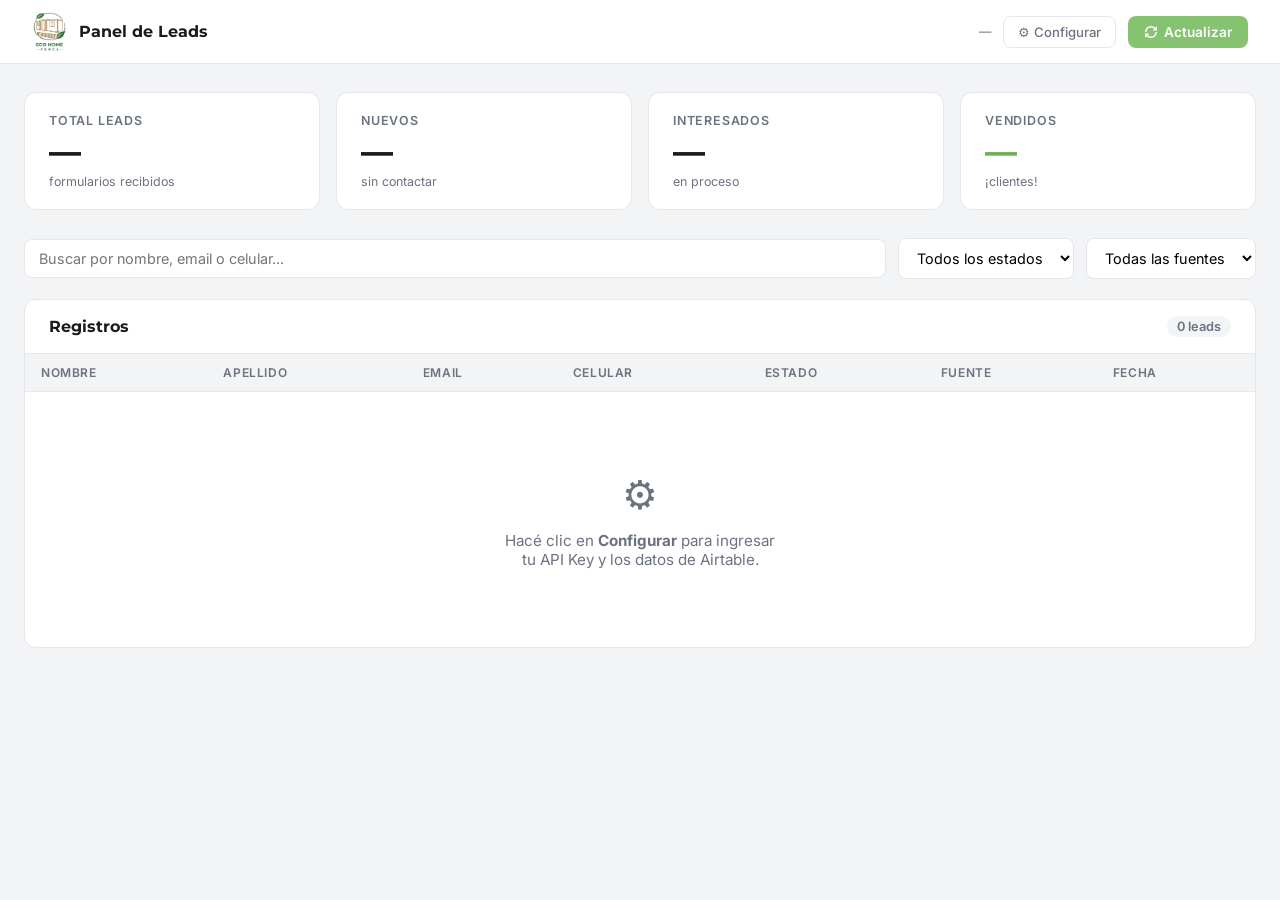
<file: dashboard-leads.html>
<!DOCTYPE html>
<html lang="es">
<head>
    <meta charset="UTF-8">
    <meta name="viewport" content="width=device-width, initial-scale=1.0">
    <title>Panel de Leads | Eco Home Fence</title>
    <meta name="robots" content="noindex, nofollow">
    <link rel="preconnect" href="https://fonts.googleapis.com">
    <link rel="preconnect" href="https://fonts.gstatic.com" crossorigin>
    <link href="https://fonts.googleapis.com/css2?family=Inter:wght@400;500;600&family=Montserrat:wght@700;800&display=swap" rel="stylesheet">
    <style>
        :root {
            --primary: #85c370;
            --primary-dark: #6eb05a;
            --primary-light: #ecfce7;
            --dark: #1a1a1a;
            --muted: #6b7280;
            --border: #e5e7eb;
            --bg: #f3f4f6;
            --white: #ffffff;
            --font-title: 'Montserrat', sans-serif;
            --font-body: 'Inter', sans-serif;

            /* Estados */
            --nuevo:       #dbeafe; --nuevo-txt: #1e40af;
            --contactado:  #fef9c3; --contactado-txt: #854d0e;
            --interesado:  #dcfce7; --interesado-txt: #15803d;
            --vendido:     #85c370; --vendido-txt: #fff;
            --descartado:  #fee2e2; --descartado-txt: #b91c1c;
        }

        * { margin: 0; padding: 0; box-sizing: border-box; }

        body {
            font-family: var(--font-body);
            background: var(--bg);
            color: var(--dark);
            min-height: 100vh;
        }

        /* ── Header ── */
        .topbar {
            background: var(--white);
            border-bottom: 1px solid var(--border);
            padding: 0 32px;
            height: 64px;
            display: flex;
            align-items: center;
            justify-content: space-between;
            position: sticky;
            top: 0;
            z-index: 100;
        }

        .topbar__brand {
            display: flex;
            align-items: center;
            gap: 12px;
        }

        .topbar__brand img {
            height: 40px;
            width: auto;
        }

        .topbar__title {
            font-family: var(--font-title);
            font-size: 1rem;
            font-weight: 700;
            color: var(--dark);
        }

        .topbar__right {
            display: flex;
            align-items: center;
            gap: 12px;
        }

        .btn-refresh {
            display: flex;
            align-items: center;
            gap: 6px;
            padding: 8px 16px;
            background: var(--primary);
            color: white;
            border: none;
            border-radius: 8px;
            font-family: var(--font-body);
            font-size: 0.85rem;
            font-weight: 600;
            cursor: pointer;
            transition: background 0.2s;
        }

        .btn-refresh:hover { background: var(--primary-dark); }

        .last-updated {
            font-size: 0.78rem;
            color: var(--muted);
        }

        /* ── Main ── */
        .main {
            max-width: 1300px;
            margin: 0 auto;
            padding: 28px 24px;
        }

        /* ── KPIs ── */
        .kpis {
            display: grid;
            grid-template-columns: repeat(auto-fit, minmax(180px, 1fr));
            gap: 16px;
            margin-bottom: 28px;
        }

        .kpi-card {
            background: var(--white);
            border-radius: 12px;
            padding: 20px 24px;
            border: 1px solid var(--border);
        }

        .kpi-card__label {
            font-size: 0.78rem;
            font-weight: 600;
            text-transform: uppercase;
            letter-spacing: 0.8px;
            color: var(--muted);
            margin-bottom: 8px;
        }

        .kpi-card__value {
            font-family: var(--font-title);
            font-size: 2rem;
            font-weight: 800;
            color: var(--dark);
            line-height: 1;
        }

        .kpi-card__sub {
            font-size: 0.78rem;
            color: var(--muted);
            margin-top: 6px;
        }

        .kpi-card--green .kpi-card__value { color: var(--primary-dark); }

        /* ── Filtros ── */
        .filters {
            display: flex;
            align-items: center;
            gap: 12px;
            margin-bottom: 20px;
            flex-wrap: wrap;
        }

        .filter-input {
            flex: 1;
            min-width: 220px;
            padding: 10px 14px;
            border: 1.5px solid var(--border);
            border-radius: 8px;
            font-family: var(--font-body);
            font-size: 0.9rem;
            background: var(--white);
        }

        .filter-input:focus {
            outline: none;
            border-color: var(--primary);
        }

        .filter-select {
            padding: 10px 14px;
            border: 1.5px solid var(--border);
            border-radius: 8px;
            font-family: var(--font-body);
            font-size: 0.9rem;
            background: var(--white);
            cursor: pointer;
        }

        .filter-select:focus { outline: none; border-color: var(--primary); }

        /* ── Tabla ── */
        .table-card {
            background: var(--white);
            border-radius: 12px;
            border: 1px solid var(--border);
            overflow: hidden;
        }

        .table-card__header {
            padding: 16px 24px;
            border-bottom: 1px solid var(--border);
            display: flex;
            align-items: center;
            justify-content: space-between;
        }

        .table-card__header h2 {
            font-family: var(--font-title);
            font-size: 1rem;
            font-weight: 700;
        }

        .count-badge {
            background: var(--bg);
            color: var(--muted);
            font-size: 0.8rem;
            font-weight: 600;
            padding: 3px 10px;
            border-radius: 20px;
        }

        .table-wrap {
            overflow-x: auto;
        }

        table {
            width: 100%;
            border-collapse: collapse;
            font-size: 0.875rem;
        }

        th {
            background: var(--bg);
            font-size: 0.75rem;
            font-weight: 600;
            text-transform: uppercase;
            letter-spacing: 0.6px;
            color: var(--muted);
            padding: 11px 16px;
            text-align: left;
            border-bottom: 1px solid var(--border);
            white-space: nowrap;
        }

        td {
            padding: 14px 16px;
            border-bottom: 1px solid #f3f4f6;
            vertical-align: middle;
        }

        tr:last-child td { border-bottom: none; }

        tr:hover td { background: #fafafa; }

        .cell-name {
            font-weight: 600;
            color: var(--dark);
        }

        .cell-email a {
            color: var(--primary-dark);
            text-decoration: none;
        }

        .cell-email a:hover { text-decoration: underline; }

        .cell-phone a {
            color: var(--dark);
            text-decoration: none;
            font-weight: 500;
        }

        .badge-estado {
            display: inline-block;
            padding: 3px 10px;
            border-radius: 20px;
            font-size: 0.75rem;
            font-weight: 600;
        }

        .badge-Nuevo       { background: var(--nuevo);       color: var(--nuevo-txt); }
        .badge-Contactado  { background: var(--contactado);  color: var(--contactado-txt); }
        .badge-Interesado  { background: var(--interesado);  color: var(--interesado-txt); }
        .badge-Vendido     { background: var(--vendido);     color: var(--vendido-txt); }
        .badge-Descartado  { background: var(--descartado);  color: var(--descartado-txt); }

        .badge-fuente {
            background: #f3f4f6;
            color: var(--muted);
            font-size: 0.72rem;
            font-weight: 600;
            padding: 2px 8px;
            border-radius: 4px;
            text-transform: uppercase;
            letter-spacing: 0.4px;
        }

        /* ── Loading / Error ── */
        .state-msg {
            text-align: center;
            padding: 64px 24px;
            color: var(--muted);
        }

        .state-msg .icon { font-size: 2.5rem; margin-bottom: 12px; }
        .state-msg p { font-size: 0.95rem; }

        .spinner {
            width: 36px;
            height: 36px;
            border: 3px solid var(--border);
            border-top-color: var(--primary);
            border-radius: 50%;
            animation: spin 0.7s linear infinite;
            margin: 0 auto 16px;
        }

        @keyframes spin { to { transform: rotate(360deg); } }

        /* ── Config modal ── */
        .config-btn {
            background: none;
            border: 1.5px solid var(--border);
            border-radius: 8px;
            padding: 7px 14px;
            font-family: var(--font-body);
            font-size: 0.82rem;
            font-weight: 500;
            cursor: pointer;
            color: var(--muted);
            transition: border-color 0.2s;
        }

        .config-btn:hover { border-color: var(--primary); color: var(--primary-dark); }

        .modal-overlay {
            display: none;
            position: fixed;
            inset: 0;
            background: rgba(0,0,0,0.4);
            z-index: 200;
            align-items: center;
            justify-content: center;
        }

        .modal-overlay.open { display: flex; }

        .modal {
            background: white;
            border-radius: 16px;
            padding: 32px;
            width: 480px;
            max-width: 95vw;
            box-shadow: 0 20px 60px rgba(0,0,0,0.15);
        }

        .modal h3 {
            font-family: var(--font-title);
            font-size: 1.2rem;
            margin-bottom: 8px;
        }

        .modal p {
            font-size: 0.875rem;
            color: var(--muted);
            margin-bottom: 20px;
            line-height: 1.5;
        }

        .modal .field {
            margin-bottom: 16px;
        }

        .modal label {
            display: block;
            font-size: 0.82rem;
            font-weight: 600;
            margin-bottom: 6px;
        }

        .modal input {
            width: 100%;
            padding: 10px 14px;
            border: 1.5px solid var(--border);
            border-radius: 8px;
            font-family: var(--font-body);
            font-size: 0.9rem;
        }

        .modal input:focus { outline: none; border-color: var(--primary); }

        .modal-footer {
            display: flex;
            gap: 10px;
            justify-content: flex-end;
            margin-top: 24px;
        }

        .btn-cancel {
            padding: 10px 20px;
            border: 1.5px solid var(--border);
            border-radius: 8px;
            background: none;
            font-family: var(--font-body);
            font-size: 0.875rem;
            cursor: pointer;
        }

        .btn-save {
            padding: 10px 20px;
            background: var(--primary);
            color: white;
            border: none;
            border-radius: 8px;
            font-family: var(--font-body);
            font-size: 0.875rem;
            font-weight: 600;
            cursor: pointer;
        }

        .btn-save:hover { background: var(--primary-dark); }

        @media (max-width: 640px) {
            .topbar { padding: 0 16px; }
            .main { padding: 16px; }
            .kpi-card__value { font-size: 1.6rem; }
        }
    </style>
</head>
<body>

<!-- Header -->
<header class="topbar">
    <div class="topbar__brand">
        <img src="logo.png" alt="Eco Home Fence">
        <span class="topbar__title">Panel de Leads</span>
    </div>
    <div class="topbar__right">
        <span class="last-updated" id="lastUpdated">—</span>
        <button class="config-btn" onclick="openConfig()">⚙ Configurar</button>
        <button class="btn-refresh" onclick="loadLeads()">
            <svg width="14" height="14" viewBox="0 0 24 24" fill="none" stroke="currentColor" stroke-width="2.5">
                <path d="M3 12a9 9 0 0 1 9-9 9.75 9.75 0 0 1 6.74 2.74L21 8"/>
                <path d="M21 3v5h-5"/>
                <path d="M21 12a9 9 0 0 1-9 9 9.75 9.75 0 0 1-6.74-2.74L3 16"/>
                <path d="M3 21v-5h5"/>
            </svg>
            Actualizar
        </button>
    </div>
</header>

<!-- Main -->
<main class="main">

    <!-- KPIs -->
    <div class="kpis" id="kpis">
        <div class="kpi-card">
            <div class="kpi-card__label">Total Leads</div>
            <div class="kpi-card__value" id="kpi-total">—</div>
            <div class="kpi-card__sub">formularios recibidos</div>
        </div>
        <div class="kpi-card">
            <div class="kpi-card__label">Nuevos</div>
            <div class="kpi-card__value" id="kpi-nuevos">—</div>
            <div class="kpi-card__sub">sin contactar</div>
        </div>
        <div class="kpi-card">
            <div class="kpi-card__label">Interesados</div>
            <div class="kpi-card__value" id="kpi-interesados">—</div>
            <div class="kpi-card__sub">en proceso</div>
        </div>
        <div class="kpi-card kpi-card--green">
            <div class="kpi-card__label">Vendidos</div>
            <div class="kpi-card__value" id="kpi-vendidos">—</div>
            <div class="kpi-card__sub">¡clientes!</div>
        </div>
    </div>

    <!-- Filtros -->
    <div class="filters">
        <input type="text" class="filter-input" id="searchInput"
               placeholder="Buscar por nombre, email o celular..."
               oninput="filterTable()">
        <select class="filter-select" id="filterEstado" onchange="filterTable()">
            <option value="">Todos los estados</option>
            <option value="Nuevo">Nuevo</option>
            <option value="Contactado">Contactado</option>
            <option value="Interesado">Interesado</option>
            <option value="Vendido">Vendido</option>
            <option value="Descartado">Descartado</option>
        </select>
        <select class="filter-select" id="filterFuente" onchange="filterTable()">
            <option value="">Todas las fuentes</option>
            <option value="landing-instagram">Instagram</option>
        </select>
    </div>

    <!-- Tabla -->
    <div class="table-card">
        <div class="table-card__header">
            <h2>Registros</h2>
            <span class="count-badge" id="countBadge">0 leads</span>
        </div>
        <div class="table-wrap">
            <table>
                <thead>
                    <tr>
                        <th>Nombre</th>
                        <th>Apellido</th>
                        <th>Email</th>
                        <th>Celular</th>
                        <th>Estado</th>
                        <th>Fuente</th>
                        <th>Fecha</th>
                    </tr>
                </thead>
                <tbody id="leadsBody">
                    <tr>
                        <td colspan="7">
                            <div class="state-msg">
                                <div class="icon">⚙</div>
                                <p>Hacé clic en <strong>Configurar</strong> para ingresar<br>tu API Key y los datos de Airtable.</p>
                            </div>
                        </td>
                    </tr>
                </tbody>
            </table>
        </div>
    </div>

</main>

<!-- Modal de configuración -->
<div class="modal-overlay" id="configModal">
    <div class="modal">
        <h3>Configurar conexión con Airtable</h3>
        <p>Estos datos se guardan solo en tu navegador (localStorage). No se envían a ningún servidor.</p>
        <div class="field">
            <label>API Token de Airtable</label>
            <input type="password" id="cfg-token" placeholder="patXXXXXXXXXXXXXX.xxx...">
        </div>
        <div class="field">
            <label>Base ID</label>
            <input type="text" id="cfg-base" placeholder="appXXXXXXXXXXXXXX">
        </div>
        <div class="field">
            <label>Nombre de la tabla</label>
            <input type="text" id="cfg-table" placeholder="Leads Eco Home" value="Leads Eco Home">
        </div>
        <div class="modal-footer">
            <button class="btn-cancel" onclick="closeConfig()">Cancelar</button>
            <button class="btn-save" onclick="saveConfig()">Guardar y cargar</button>
        </div>
    </div>
</div>

<script>
    var allRecords = [];

    // ── Config ──────────────────────────────────────────
    function openConfig() {
        document.getElementById('cfg-token').value = localStorage.getItem('at_token') || '';
        document.getElementById('cfg-base').value  = localStorage.getItem('at_base')  || '';
        document.getElementById('cfg-table').value = localStorage.getItem('at_table') || 'Leads Eco Home';
        document.getElementById('configModal').classList.add('open');
    }

    function closeConfig() {
        document.getElementById('configModal').classList.remove('open');
    }

    function saveConfig() {
        localStorage.setItem('at_token', document.getElementById('cfg-token').value.trim());
        localStorage.setItem('at_base',  document.getElementById('cfg-base').value.trim());
        localStorage.setItem('at_table', document.getElementById('cfg-table').value.trim() || 'Leads Eco Home');
        closeConfig();
        loadLeads();
    }

    // ── Fetch leads desde Airtable ──────────────────────
    function loadLeads() {
        var token = localStorage.getItem('at_token');
        var base  = localStorage.getItem('at_base');
        var table = localStorage.getItem('at_table') || 'Leads Eco Home';

        if (!token || !base) {
            openConfig();
            return;
        }

        var tbody = document.getElementById('leadsBody');
        tbody.innerHTML = '<tr><td colspan="7"><div class="state-msg"><div class="spinner"></div><p>Cargando leads...</p></div></td></tr>';

        var url = 'https://api.airtable.com/v0/' + encodeURIComponent(base) + '/' + encodeURIComponent(table) +
                  '?sort[0][field]=Fecha&sort[0][direction]=desc&pageSize=100';

        fetch(url, {
            headers: { 'Authorization': 'Bearer ' + token }
        })
        .then(function(res) {
            if (!res.ok) throw new Error('Error ' + res.status + ': verificá el API token y el Base ID.');
            return res.json();
        })
        .then(function(data) {
            allRecords = (data.records || []).map(function(r) { return r.fields; });
            renderTable(allRecords);
            updateKPIs(allRecords);
            document.getElementById('lastUpdated').textContent =
                'Actualizado: ' + new Date().toLocaleTimeString('es-AR', {hour: '2-digit', minute: '2-digit'});
        })
        .catch(function(err) {
            tbody.innerHTML = '<tr><td colspan="7"><div class="state-msg"><div class="icon">⚠️</div><p>' + err.message + '</p></div></td></tr>';
        });
    }

    // ── Render tabla ────────────────────────────────────
    function renderTable(records) {
        var tbody = document.getElementById('leadsBody');
        document.getElementById('countBadge').textContent = records.length + ' lead' + (records.length !== 1 ? 's' : '');

        if (records.length === 0) {
            tbody.innerHTML = '<tr><td colspan="7"><div class="state-msg"><div class="icon">📭</div><p>No hay leads con esos filtros.</p></div></td></tr>';
            return;
        }

        tbody.innerHTML = records.map(function(f) {
            var estado  = f.Estado  || 'Nuevo';
            var fuente  = f.Fuente  || '—';
            var fecha   = f.Fecha   ? formatDate(f.Fecha) : '—';
            var nombre  = escHtml(f.Nombre   || '—');
            var apellido = escHtml(f.Apellido || '—');
            var email   = escHtml(f.Email    || '—');
            var celular = escHtml(f.Celular   || '—');

            return '<tr>' +
                '<td class="cell-name">' + nombre + '</td>' +
                '<td>' + apellido + '</td>' +
                '<td class="cell-email"><a href="mailto:' + email + '">' + email + '</a></td>' +
                '<td class="cell-phone"><a href="https://wa.me/' + celular.replace(/[^0-9]/g,'') + '" target="_blank">📱 ' + celular + '</a></td>' +
                '<td><span class="badge-estado badge-' + escHtml(estado) + '">' + escHtml(estado) + '</span></td>' +
                '<td><span class="badge-fuente">' + escHtml(fuente.replace('landing-', '')) + '</span></td>' +
                '<td>' + fecha + '</td>' +
            '</tr>';
        }).join('');
    }

    // ── KPIs ────────────────────────────────────────────
    function updateKPIs(records) {
        document.getElementById('kpi-total').textContent       = records.length;
        document.getElementById('kpi-nuevos').textContent      = records.filter(function(r){ return (r.Estado||'Nuevo') === 'Nuevo'; }).length;
        document.getElementById('kpi-interesados').textContent = records.filter(function(r){ return r.Estado === 'Interesado'; }).length;
        document.getElementById('kpi-vendidos').textContent    = records.filter(function(r){ return r.Estado === 'Vendido'; }).length;
    }

    // ── Filtros ─────────────────────────────────────────
    function filterTable() {
        var search  = document.getElementById('searchInput').value.toLowerCase();
        var estado  = document.getElementById('filterEstado').value;
        var fuente  = document.getElementById('filterFuente').value;

        var filtered = allRecords.filter(function(f) {
            var text = [(f.Nombre||''), (f.Apellido||''), (f.Email||''), (f.Celular||'')].join(' ').toLowerCase();
            var matchSearch = !search || text.includes(search);
            var matchEstado = !estado || (f.Estado || 'Nuevo') === estado;
            var matchFuente = !fuente || (f.Fuente || '') === fuente;
            return matchSearch && matchEstado && matchFuente;
        });

        renderTable(filtered);
    }

    // ── Helpers ─────────────────────────────────────────
    function formatDate(iso) {
        try {
            return new Date(iso).toLocaleDateString('es-AR', { day: '2-digit', month: '2-digit', year: 'numeric', hour: '2-digit', minute: '2-digit' });
        } catch(e) { return iso; }
    }

    function escHtml(str) {
        return String(str).replace(/&/g,'&amp;').replace(/</g,'&lt;').replace(/>/g,'&gt;').replace(/"/g,'&quot;');
    }

    // ── Auto-load si ya hay config ───────────────────────
    window.onload = function() {
        if (localStorage.getItem('at_token') && localStorage.getItem('at_base')) {
            loadLeads();
        }
    };
</script>

</body>
</html>
</file>
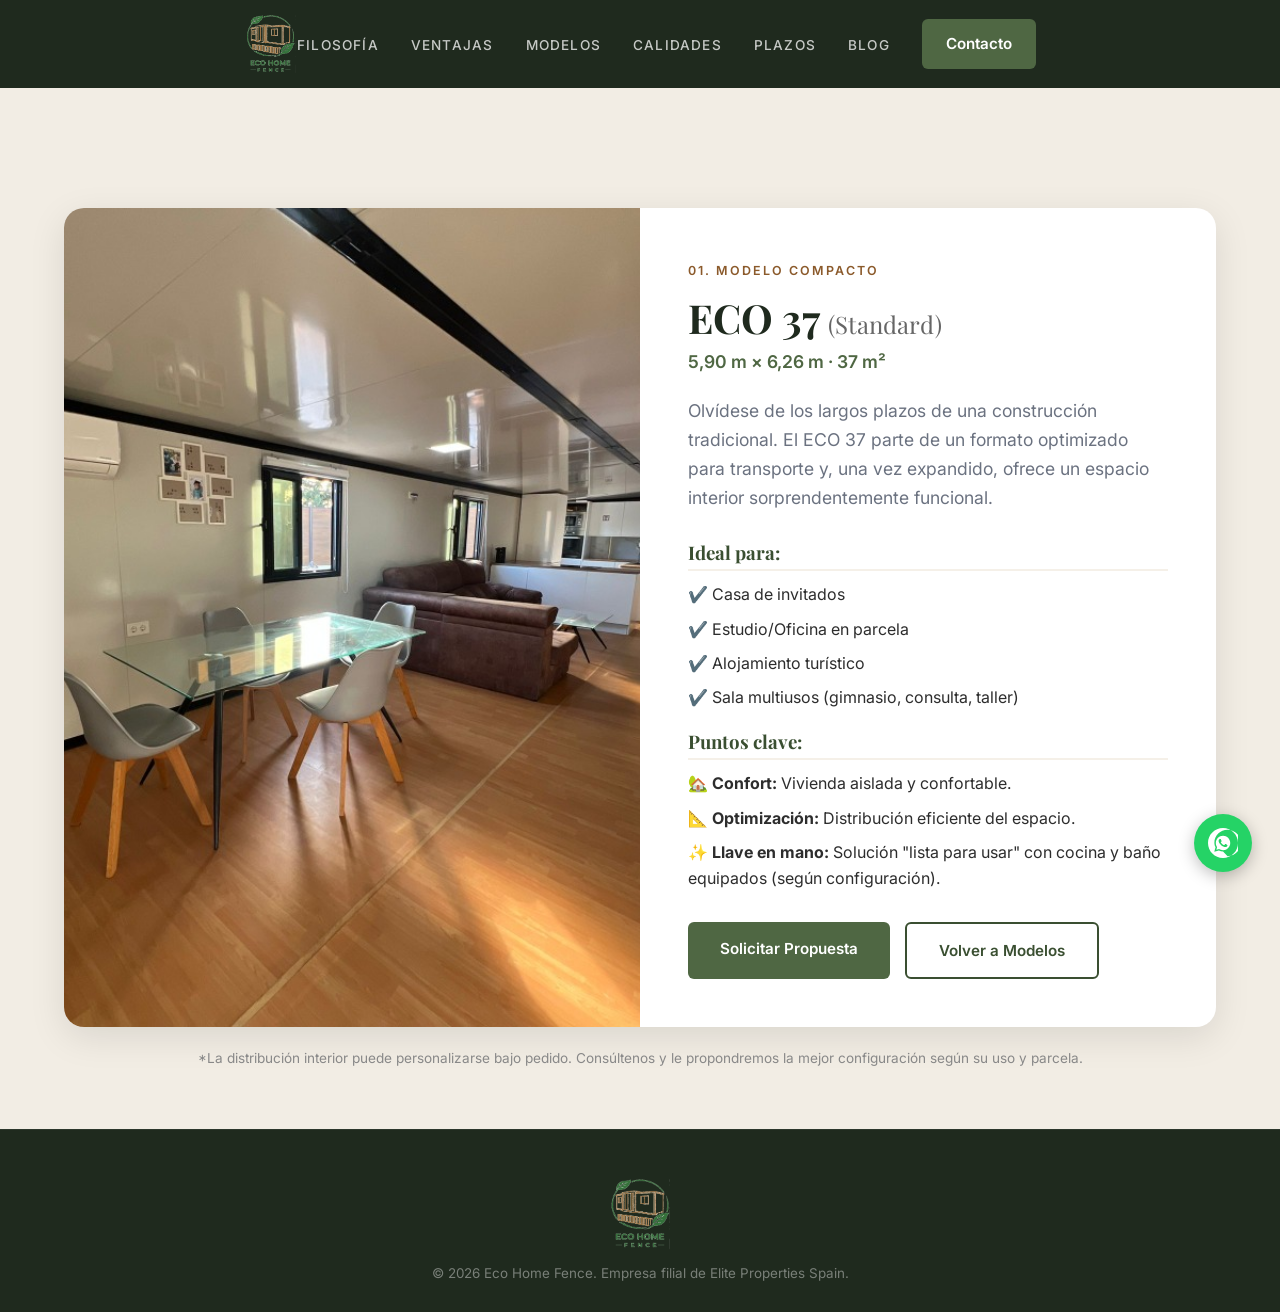
<file: eco37.html>
<!DOCTYPE html>
<html lang="es">
<head>
    <meta charset="UTF-8">
    <meta name="viewport" content="width=device-width, initial-scale=1.0">
    <title>ECO 37 | Eco Home Fence</title>
    <meta name="description" content="Especificaciones del modelo ECO 37. Vivienda modular premium ideal para inversores, Airbnb y oficinas.">
    <link rel="preconnect" href="https://fonts.googleapis.com">
    <link rel="preconnect" href="https://fonts.gstatic.com" crossorigin>
    <link href="https://fonts.googleapis.com/css2?family=Inter:wght@400;500;600&family=Playfair+Display:wght@700;800&display=swap" rel="stylesheet">
    <link rel="stylesheet" href="styles.css">
</head>
<body>

    <!-- Header -->
    <header class="header">
        <div class="container">
            <nav class="nav">
                <a href="index.html" class="logo"><img src="logo.png" alt="Eco Home Fence" class="logo__img"></a>
                <ul class="nav__list">
                    <li><a href="index.html#filosofia" class="nav__link">Filosofía</a></li>
                    <li><a href="index.html#ventajas" class="nav__link">Ventajas</a></li>
                    <li><a href="index.html#modelos" class="nav__link">Modelos</a></li>
                    <li><a href="index.html#calidades" class="nav__link">Calidades</a></li>
                    <li><a href="index.html#plazos" class="nav__link">Plazos</a></li>
                    <li><a href="blog.html" class="nav__link">Blog</a></li>
                </ul>
                <a href="index.html#contacto" class="btn btn--primary" style="padding: 12px 24px;">Contacto</a>
            </nav>
        </div>
    </header>

    <main style="padding: 120px 0 60px 0;">
        <div class="container">
            <div class="model-details-grid">
                <div class="model-details-image">
                    <img src="living.jpg" alt="ECO 37 Interior">
                </div>
                <div class="model-details-content">
                    <span class="section-tag">01. Modelo Compacto</span>
                    <h1 style="color: var(--dark); font-size: 2.5rem; margin-bottom: 5px; font-family: var(--font-heading);">ECO 37 <span style="font-weight: 400; font-size: 1.5rem; color: #666;">(Standard)</span></h1>
                    <p style="font-size: 1.1rem; color: var(--primary); font-weight: 600; margin-bottom: 20px;">
                        5,90 m × 6,26 m · 37 m²
                    </p>
                    <p style="font-size: 1.1rem; color: var(--text-muted); margin-bottom: 30px;">
                        Olvídese de los largos plazos de una construcción tradicional. El ECO 37 parte de un formato optimizado para transporte y, una vez expandido, ofrece un espacio interior sorprendentemente funcional.
                    </p>

                    <h3 style="margin-bottom: 10px; border-bottom: 2px solid var(--bg-gray); padding-bottom: 5px; color: var(--primary-dark);">Ideal para:</h3>
                    <ul style="list-style-type: none; padding: 0; margin-bottom: 20px;">
                        <li style="margin-bottom: 8px;">✔️ Casa de invitados</li>
                        <li style="margin-bottom: 8px;">✔️ Estudio/Oficina en parcela</li>
                        <li style="margin-bottom: 8px;">✔️ Alojamiento turístico</li>
                        <li style="margin-bottom: 8px;">✔️ Sala multiusos (gimnasio, consulta, taller)</li>
                    </ul>

                    <h3 style="margin-bottom: 10px; border-bottom: 2px solid var(--bg-gray); padding-bottom: 5px; color: var(--primary-dark);">Puntos clave:</h3>
                    <ul style="list-style-type: none; padding: 0; margin-bottom: 30px;">
                        <li style="margin-bottom: 8px;">🏡 <strong>Confort:</strong> Vivienda aislada y confortable.</li>
                        <li style="margin-bottom: 8px;">📐 <strong>Optimización:</strong> Distribución eficiente del espacio.</li>
                        <li style="margin-bottom: 8px;">✨ <strong>Llave en mano:</strong> Solución "lista para usar" con cocina y baño equipados (según configuración).</li>
                    </ul>

                    <div style="display: flex; gap: 15px;">
                        <a href="index.html#contacto" class="btn btn--primary">Solicitar Propuesta</a>
                        <a href="index.html#modelos" class="btn" style="background: white; color: var(--primary-dark); border: 2px solid var(--primary-dark);">Volver a Modelos</a>
                    </div>
                </div>
            </div>
            <p style="text-align: center; font-size: 0.85rem; color: #888; margin-top: 20px;">
                *La distribución interior puede personalizarse bajo pedido. Consúltenos y le propondremos la mejor configuración según su uso y parcela.
            </p>
        </div>
    </main>

    <!-- Footer -->
    <footer class="footer">
        <div class="container">
            <p class="footer__logo"><img src="logo.png" alt="Eco Home Fence" class="footer__logo-img"></p>
            <p class="footer__copy">&copy; 2026 Eco Home Fence. Empresa filial de Elite Properties Spain.</p>
        </div>
    </footer>

    <!-- WhatsApp Button -->
    <a href="https://wa.me/34619846388" class="whatsapp-float" target="_blank">
        <svg viewBox="0 0 24 24" fill="white" width="30" height="30"><path d="M12.031 6.172c-3.181 0-5.767 2.586-5.768 5.766-.001 1.298.38 2.27 1.019 3.287l-.582 2.128 2.182-.573c.978.58 1.911.928 3.145.929 3.178 0 5.767-2.587 5.768-5.766.001-3.187-2.575-5.77-5.764-5.771zm3.392 8.244c-.144.405-.837.774-1.17.824-.299.045-.677.063-1.092-.069-.252-.08-.575-.187-.988-.365-1.739-.751-2.874-2.502-2.961-2.617-.087-.116-.708-.94-.708-1.793s.448-1.273.607-1.446c.159-.173.346-.217.462-.217l.332.006c.106.005.249-.04.39.298.144.347.491 1.2.534 1.287.043.087.072.188.014.304-.058.116-.087.188-.173.289l-.26.304c-.087.086-.177.18-.076.354.101.174.449.741.964 1.201.662.591 1.221.774 1.394.86s.274.072.376-.043c.101-.116.433-.506.549-.68.116-.173.231-.145.39-.087s1.011.477 1.184.564.289.13.332.202c.045.072.045.419-.099.824zm-3.423-14.416c-6.627 0-12 5.373-12 12s5.373 12 12 12 12-5.373 12-12-5.373-12-12-12zm.029 18.88c-1.161 0-2.305-.292-3.318-.844l-3.677.964.984-3.595c-.607-1.052-.927-2.246-.926-3.468.001-5.824 4.74-10.563 10.564-10.563 5.826 0 10.564 4.741 10.564 10.564 0 5.824-4.74 10.564-10.564 10.564z"/></svg>
    </a>

</body>
</html>
</file>
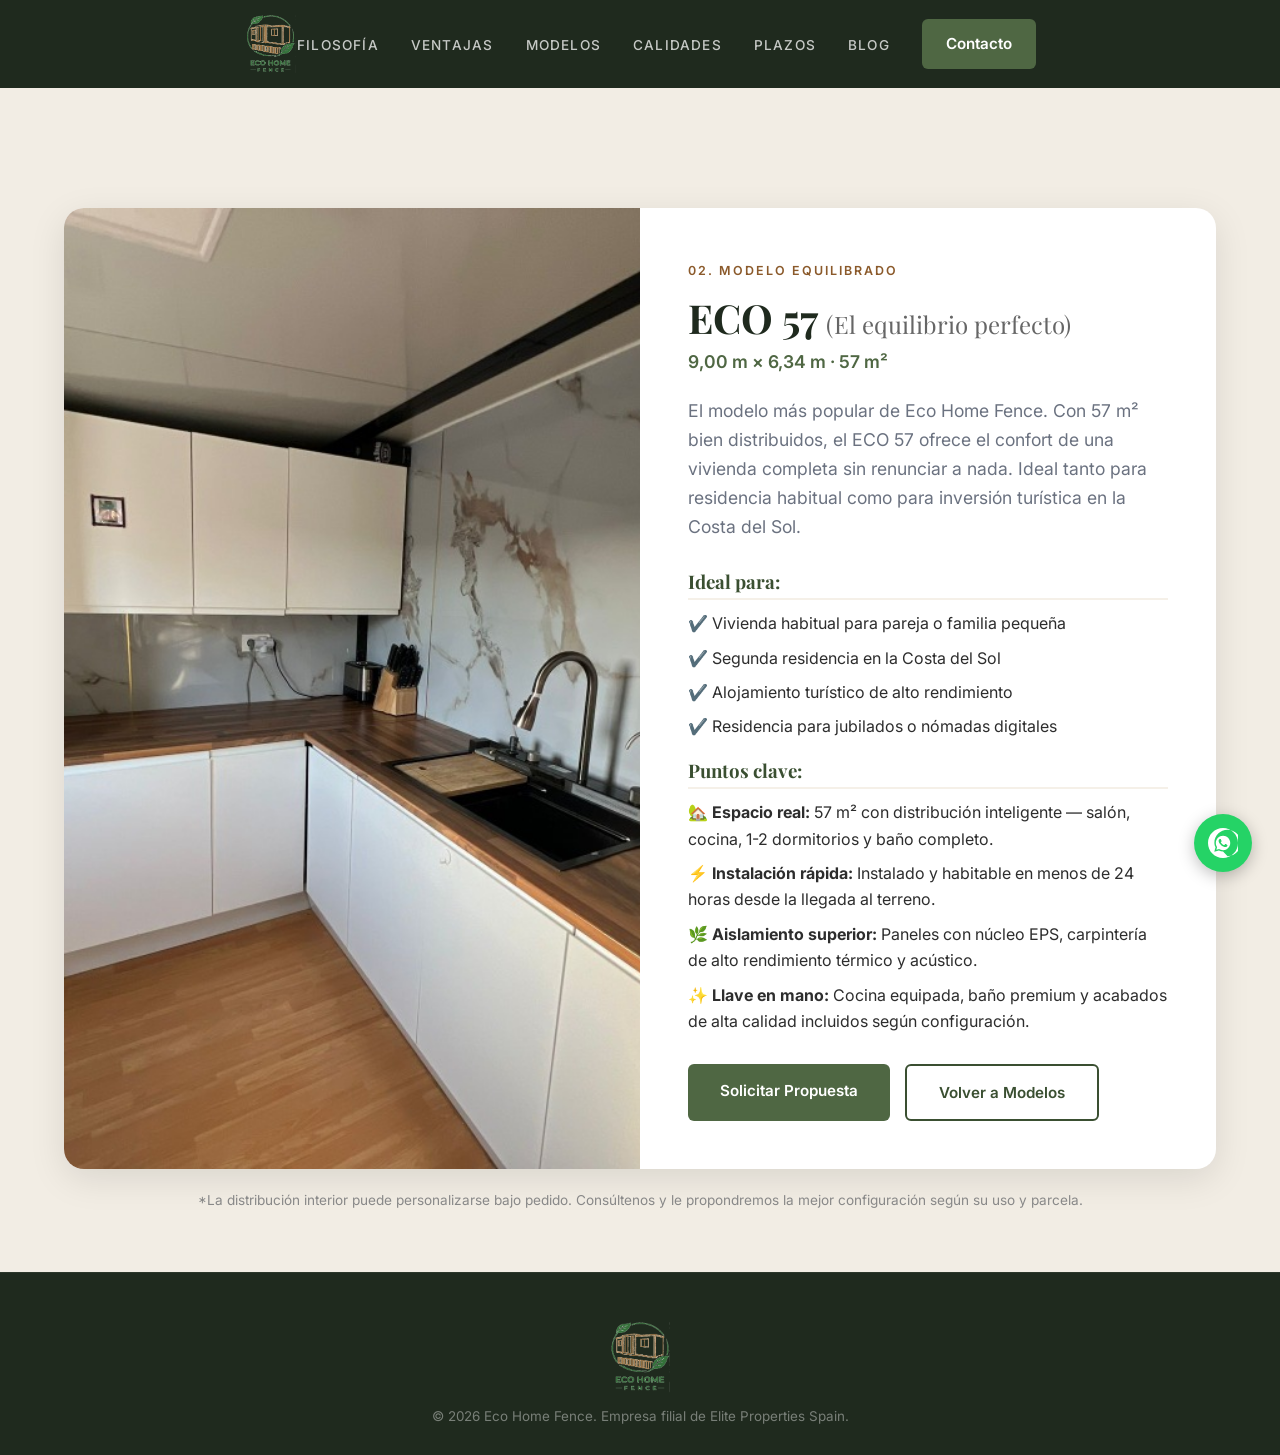
<file: eco57.html>
<!DOCTYPE html>
<html lang="es">
<head>
    <meta charset="UTF-8">
    <meta name="viewport" content="width=device-width, initial-scale=1.0">
    <title>ECO 57 | Eco Home Fence</title>
    <meta name="description" content="Especificaciones del modelo ECO 57. El equilibrio perfecto entre espacio y confort. Vivienda modular premium en Mijas, Málaga.">
    <link rel="preconnect" href="https://fonts.googleapis.com">
    <link rel="preconnect" href="https://fonts.gstatic.com" crossorigin>
    <link href="https://fonts.googleapis.com/css2?family=Inter:wght@400;500;600&family=Playfair+Display:wght@700;800&display=swap" rel="stylesheet">
    <link rel="stylesheet" href="styles.css">
</head>
<body>

    <!-- Header -->
    <header class="header">
        <div class="container">
            <nav class="nav">
                <a href="index.html" class="logo"><img src="logo.png" alt="Eco Home Fence" class="logo__img"></a>
                <ul class="nav__list">
                    <li><a href="index.html#filosofia" class="nav__link">Filosofía</a></li>
                    <li><a href="index.html#ventajas" class="nav__link">Ventajas</a></li>
                    <li><a href="index.html#modelos" class="nav__link">Modelos</a></li>
                    <li><a href="index.html#calidades" class="nav__link">Calidades</a></li>
                    <li><a href="index.html#plazos" class="nav__link">Plazos</a></li>
                    <li><a href="blog.html" class="nav__link">Blog</a></li>
                </ul>
                <a href="index.html#contacto" class="btn btn--primary" style="padding: 12px 24px;">Contacto</a>
            </nav>
        </div>
    </header>

    <main style="padding: 120px 0 60px 0;">
        <div class="container">
            <div class="model-details-grid">
                <div class="model-details-image">
                    <img src="kitchen.jpg" alt="ECO 57 Interior">
                </div>
                <div class="model-details-content">
                    <span class="section-tag">02. Modelo Equilibrado</span>
                    <h1 style="color: var(--dark); font-size: 2.5rem; margin-bottom: 5px; font-family: var(--font-heading);">ECO 57 <span style="font-weight: 400; font-size: 1.5rem; color: #666;">(El equilibrio perfecto)</span></h1>
                    <p style="font-size: 1.1rem; color: var(--primary); font-weight: 600; margin-bottom: 20px;">
                        9,00 m × 6,34 m · 57 m²
                    </p>
                    <p style="font-size: 1.1rem; color: var(--text-muted); margin-bottom: 30px;">
                        El modelo más popular de Eco Home Fence. Con 57 m² bien distribuidos, el ECO 57 ofrece el confort de una vivienda completa sin renunciar a nada. Ideal tanto para residencia habitual como para inversión turística en la Costa del Sol.
                    </p>

                    <h3 style="margin-bottom: 10px; border-bottom: 2px solid var(--bg-gray); padding-bottom: 5px; color: var(--primary-dark);">Ideal para:</h3>
                    <ul style="list-style-type: none; padding: 0; margin-bottom: 20px;">
                        <li style="margin-bottom: 8px;">✔️ Vivienda habitual para pareja o familia pequeña</li>
                        <li style="margin-bottom: 8px;">✔️ Segunda residencia en la Costa del Sol</li>
                        <li style="margin-bottom: 8px;">✔️ Alojamiento turístico de alto rendimiento</li>
                        <li style="margin-bottom: 8px;">✔️ Residencia para jubilados o nómadas digitales</li>
                    </ul>

                    <h3 style="margin-bottom: 10px; border-bottom: 2px solid var(--bg-gray); padding-bottom: 5px; color: var(--primary-dark);">Puntos clave:</h3>
                    <ul style="list-style-type: none; padding: 0; margin-bottom: 30px;">
                        <li style="margin-bottom: 8px;">🏡 <strong>Espacio real:</strong> 57 m² con distribución inteligente — salón, cocina, 1-2 dormitorios y baño completo.</li>
                        <li style="margin-bottom: 8px;">⚡ <strong>Instalación rápida:</strong> Instalado y habitable en menos de 24 horas desde la llegada al terreno.</li>
                        <li style="margin-bottom: 8px;">🌿 <strong>Aislamiento superior:</strong> Paneles con núcleo EPS, carpintería de alto rendimiento térmico y acústico.</li>
                        <li style="margin-bottom: 8px;">✨ <strong>Llave en mano:</strong> Cocina equipada, baño premium y acabados de alta calidad incluidos según configuración.</li>
                    </ul>

                    <div style="display: flex; gap: 15px;">
                        <a href="index.html#contacto" class="btn btn--primary">Solicitar Propuesta</a>
                        <a href="index.html#modelos" class="btn" style="background: white; color: var(--primary-dark); border: 2px solid var(--primary-dark);">Volver a Modelos</a>
                    </div>
                </div>
            </div>
            <p style="text-align: center; font-size: 0.85rem; color: #888; margin-top: 20px;">
                *La distribución interior puede personalizarse bajo pedido. Consúltenos y le propondremos la mejor configuración según su uso y parcela.
            </p>
        </div>
    </main>

    <!-- Footer -->
    <footer class="footer">
        <div class="container">
            <p class="footer__logo"><img src="logo.png" alt="Eco Home Fence" class="footer__logo-img"></p>
            <p class="footer__copy">&copy; 2026 Eco Home Fence. Empresa filial de Elite Properties Spain.</p>
        </div>
    </footer>

    <!-- WhatsApp Button -->
    <a href="https://wa.me/34619846388" class="whatsapp-float" target="_blank">
        <svg viewBox="0 0 24 24" fill="white" width="30" height="30"><path d="M12.031 6.172c-3.181 0-5.767 2.586-5.768 5.766-.001 1.298.38 2.27 1.019 3.287l-.582 2.128 2.182-.573c.978.58 1.911.928 3.145.929 3.178 0 5.767-2.587 5.768-5.766.001-3.187-2.575-5.77-5.764-5.771zm3.392 8.244c-.144.405-.837.774-1.17.824-.299.045-.677.063-1.092-.069-.252-.08-.575-.187-.988-.365-1.739-.751-2.874-2.502-2.961-2.617-.087-.116-.708-.94-.708-1.793s.448-1.273.607-1.446c.159-.173.346-.217.462-.217l.332.006c.106.005.249-.04.39.298.144.347.491 1.2.534 1.287.043.087.072.188.014.304-.058.116-.087.188-.173.289l-.26.304c-.087.086-.177.18-.076.354.101.174.449.741.964 1.201.662.591 1.221.774 1.394.86s.274.072.376-.043c.101-.116.433-.506.549-.68.116-.173.231-.145.39-.087s1.011.477 1.184.564.289.13.332.202c.045.072.045.419-.099.824zm-3.423-14.416c-6.627 0-12 5.373-12 12s5.373 12 12 12 12-5.373 12-12-5.373-12-12-12zm.029 18.88c-1.161 0-2.305-.292-3.318-.844l-3.677.964.984-3.595c-.607-1.052-.927-2.246-.926-3.468.001-5.824 4.74-10.563 10.564-10.563 5.826 0 10.564 4.741 10.564 10.564 0 5.824-4.74 10.564-10.564 10.564z"/></svg>
    </a>

</body>
</html>
</file>
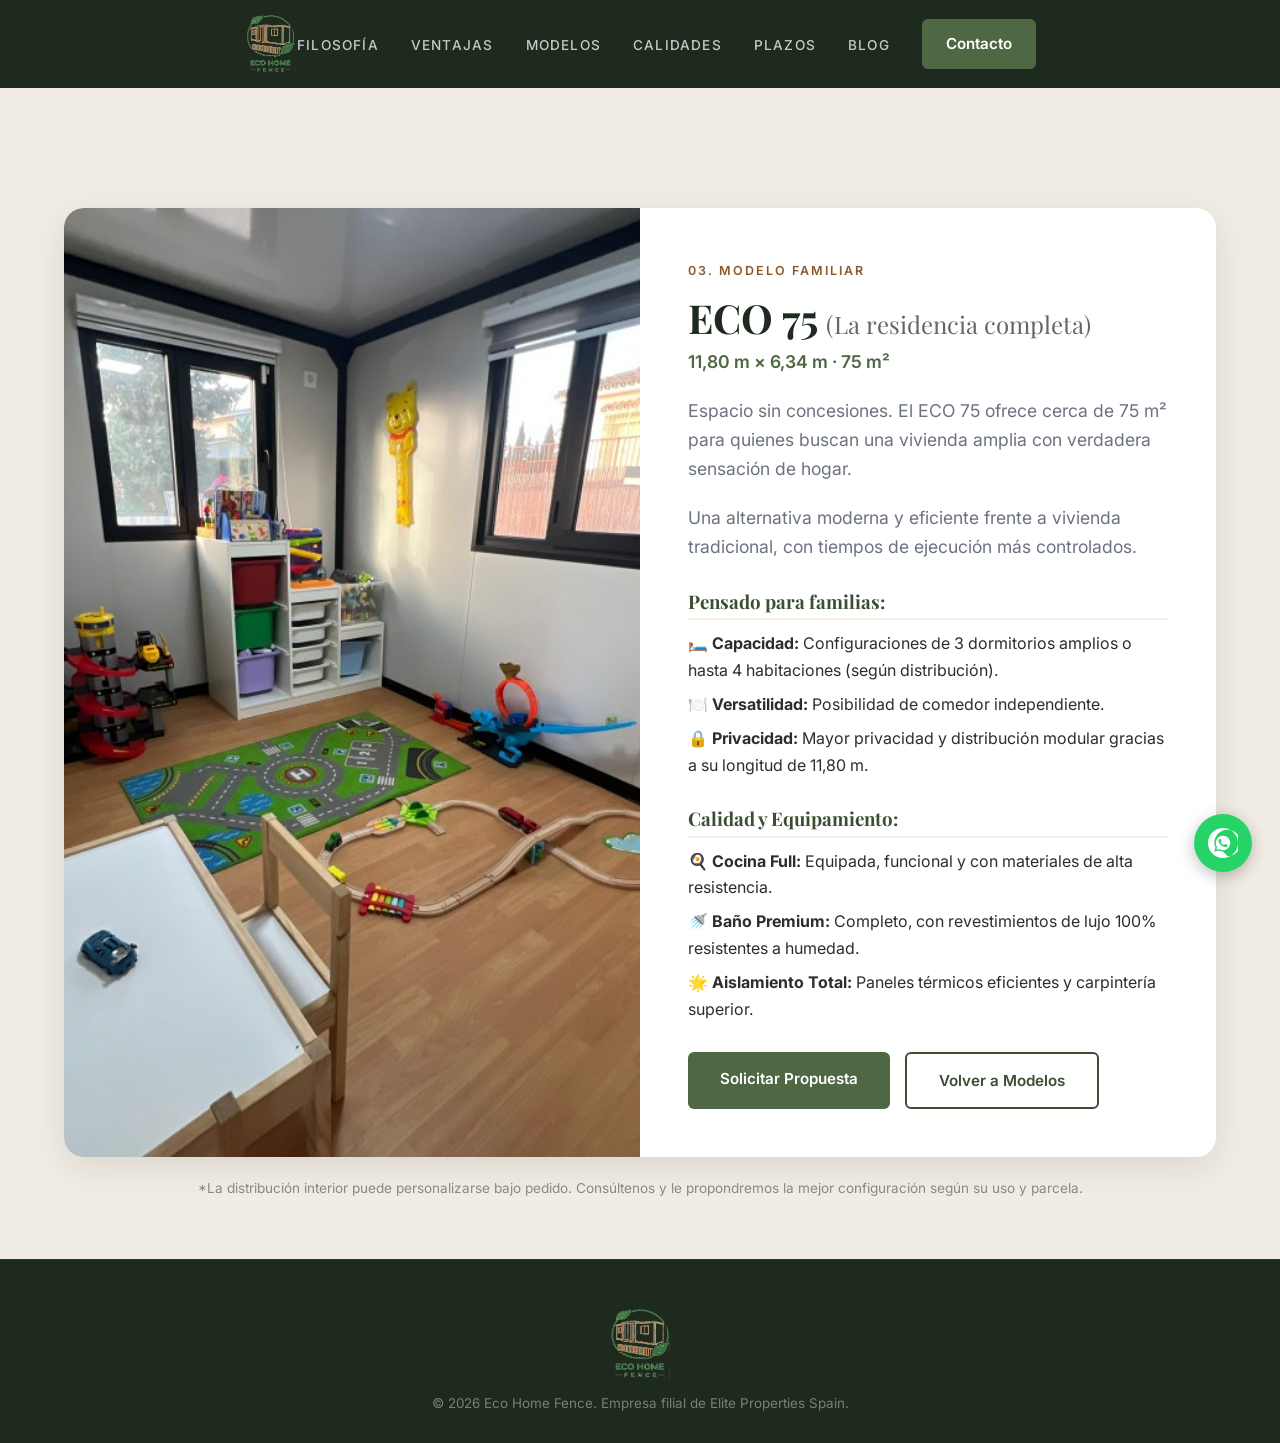
<file: eco75.html>
<!DOCTYPE html>
<html lang="es">
<head>
    <meta charset="UTF-8">
    <meta name="viewport" content="width=device-width, initial-scale=1.0">
    <title>ECO 75 | Eco Home Fence</title>
    <meta name="description" content="Especificaciones del modelo ECO 75. Vivienda modular premium ideal para familias y residencia principal.">
    <link rel="preconnect" href="https://fonts.googleapis.com">
    <link rel="preconnect" href="https://fonts.gstatic.com" crossorigin>
    <link href="https://fonts.googleapis.com/css2?family=Inter:wght@400;500;600&family=Playfair+Display:wght@700;800&display=swap" rel="stylesheet">
    <link rel="stylesheet" href="styles.css">
</head>
<body>

    <!-- Header -->
    <header class="header">
        <div class="container">
            <nav class="nav">
                <a href="index.html" class="logo"><img src="logo.png" alt="Eco Home Fence" class="logo__img"></a>
                <ul class="nav__list">
                    <li><a href="index.html#filosofia" class="nav__link">Filosofía</a></li>
                    <li><a href="index.html#ventajas" class="nav__link">Ventajas</a></li>
                    <li><a href="index.html#modelos" class="nav__link">Modelos</a></li>
                    <li><a href="index.html#calidades" class="nav__link">Calidades</a></li>
                    <li><a href="index.html#plazos" class="nav__link">Plazos</a></li>
                    <li><a href="blog.html" class="nav__link">Blog</a></li>
                </ul>
                <a href="index.html#contacto" class="btn btn--primary" style="padding: 12px 24px;">Contacto</a>
            </nav>
        </div>
    </header>

    <main style="padding: 120px 0 60px 0;">
        <div class="container">
            <div class="model-details-grid">
                <div class="model-details-image">
                    <img src="kids.jpg" alt="ECO 75 Interior Familiar">
                </div>
                <div class="model-details-content">
                    <span class="section-tag">03. Modelo Familiar</span>
                    <h1 style="color: var(--dark); font-size: 2.5rem; margin-bottom: 5px; font-family: var(--font-heading);">ECO 75 <span style="font-weight: 400; font-size: 1.5rem; color: #666;">(La residencia completa)</span></h1>
                    <p style="font-size: 1.1rem; color: var(--primary); font-weight: 600; margin-bottom: 20px;">
                        11,80 m × 6,34 m · 75 m²
                    </p>
                    <p style="font-size: 1.1rem; color: var(--text-muted); margin-bottom: 20px;">
                        Espacio sin concesiones. El ECO 75 ofrece cerca de 75 m² para quienes buscan una vivienda amplia con verdadera sensación de hogar.
                    </p>
                    <p style="font-size: 1.1rem; color: var(--text-muted); margin-bottom: 30px;">
                        Una alternativa moderna y eficiente frente a vivienda tradicional, con tiempos de ejecución más controlados.
                    </p>

                    <h3 style="margin-bottom: 10px; border-bottom: 2px solid var(--bg-gray); padding-bottom: 5px; color: var(--primary-dark);">Pensado para familias:</h3>
                    <ul style="list-style-type: none; padding: 0; margin-bottom: 30px;">
                        <li style="margin-bottom: 8px;">🛏️ <strong>Capacidad:</strong> Configuraciones de 3 dormitorios amplios o hasta 4 habitaciones (según distribución).</li>
                        <li style="margin-bottom: 8px;">🍽️ <strong>Versatilidad:</strong> Posibilidad de comedor independiente.</li>
                        <li style="margin-bottom: 8px;">🔒 <strong>Privacidad:</strong> Mayor privacidad y distribución modular gracias a su longitud de 11,80 m.</li>
                    </ul>

                    <h3 style="margin-bottom: 10px; border-bottom: 2px solid var(--bg-gray); padding-bottom: 5px; color: var(--primary-dark);">Calidad y Equipamiento:</h3>
                    <ul style="list-style-type: none; padding: 0; margin-bottom: 30px;">
                        <li style="margin-bottom: 8px;">🍳 <strong>Cocina Full:</strong> Equipada, funcional y con materiales de alta resistencia.</li>
                        <li style="margin-bottom: 8px;">🚿 <strong>Baño Premium:</strong> Completo, con revestimientos de lujo 100% resistentes a humedad.</li>
                        <li style="margin-bottom: 8px;">🌟 <strong>Aislamiento Total:</strong> Paneles térmicos eficientes y carpintería superior.</li>
                    </ul>

                    <div style="display: flex; gap: 15px;">
                        <a href="index.html#contacto" class="btn btn--primary">Solicitar Propuesta</a>
                        <a href="index.html#modelos" class="btn" style="background: white; color: var(--primary-dark); border: 2px solid var(--primary-dark);">Volver a Modelos</a>
                    </div>
                </div>
            </div>
            <p style="text-align: center; font-size: 0.85rem; color: #888; margin-top: 20px;">
                *La distribución interior puede personalizarse bajo pedido. Consúltenos y le propondremos la mejor configuración según su uso y parcela.
            </p>
        </div>
    </main>

    <!-- Footer -->
    <footer class="footer">
        <div class="container">
            <p class="footer__logo"><img src="logo.png" alt="Eco Home Fence" class="footer__logo-img"></p>
            <p class="footer__copy">&copy; 2026 Eco Home Fence. Empresa filial de Elite Properties Spain.</p>
        </div>
    </footer>

    <!-- WhatsApp Button -->
    <a href="https://wa.me/34619846388" class="whatsapp-float" target="_blank">
        <svg viewBox="0 0 24 24" fill="white" width="30" height="30"><path d="M12.031 6.172c-3.181 0-5.767 2.586-5.768 5.766-.001 1.298.38 2.27 1.019 3.287l-.582 2.128 2.182-.573c.978.58 1.911.928 3.145.929 3.178 0 5.767-2.587 5.768-5.766.001-3.187-2.575-5.77-5.764-5.771zm3.392 8.244c-.144.405-.837.774-1.17.824-.299.045-.677.063-1.092-.069-.252-.08-.575-.187-.988-.365-1.739-.751-2.874-2.502-2.961-2.617-.087-.116-.708-.94-.708-1.793s.448-1.273.607-1.446c.159-.173.346-.217.462-.217l.332.006c.106.005.249-.04.39.298.144.347.491 1.2.534 1.287.043.087.072.188.014.304-.058.116-.087.188-.173.289l-.26.304c-.087.086-.177.18-.076.354.101.174.449.741.964 1.201.662.591 1.221.774 1.394.86s.274.072.376-.043c.101-.116.433-.506.549-.68.116-.173.231-.145.39-.087s1.011.477 1.184.564.289.13.332.202c.045.072.045.419-.099.824zm-3.423-14.416c-6.627 0-12 5.373-12 12s5.373 12 12 12 12-5.373 12-12-5.373-12-12-12zm.029 18.88c-1.161 0-2.305-.292-3.318-.844l-3.677.964.984-3.595c-.607-1.052-.927-2.246-.926-3.468.001-5.824 4.74-10.563 10.564-10.563 5.826 0 10.564 4.741 10.564 10.564 0 5.824-4.74 10.564-10.564 10.564z"/></svg>
    </a>

</body>
</html>
</file>
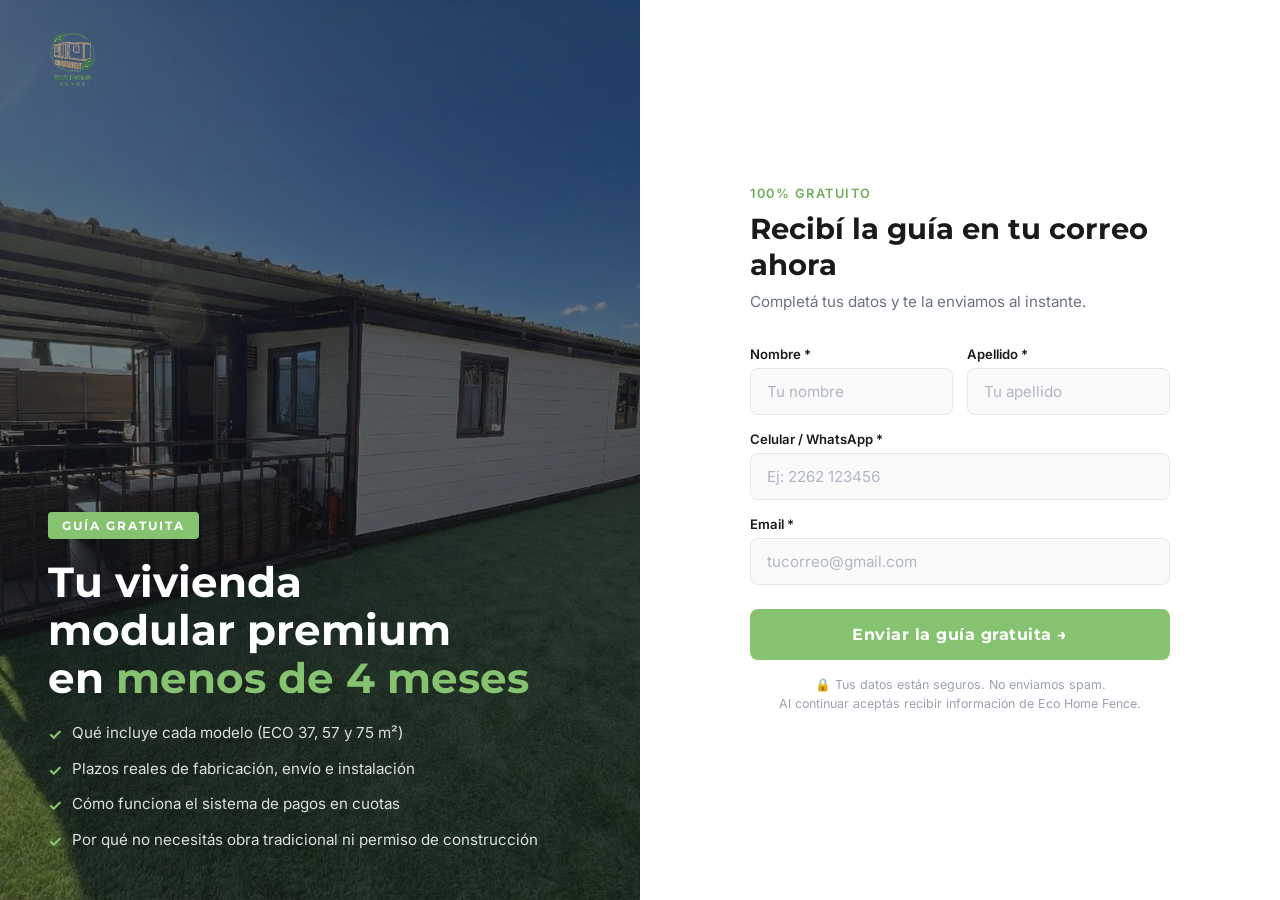
<file: landing.html>
<!DOCTYPE html>
<html lang="es">
<head>
    <meta charset="UTF-8">
    <meta name="viewport" content="width=device-width, initial-scale=1.0">
    <title>Guía Gratuita de Vivienda Modular | Eco Home Fence</title>
    <meta name="description" content="Descubrí cómo tener tu vivienda modular premium en menos de 4 meses. Recibí la guía gratuita ahora.">
    <link rel="preconnect" href="https://fonts.googleapis.com">
    <link rel="preconnect" href="https://fonts.gstatic.com" crossorigin>
    <link href="https://fonts.googleapis.com/css2?family=Inter:wght@400;500;600&family=Montserrat:wght@700;800&display=swap" rel="stylesheet">
    <style>
        :root {
            --primary: #85c370;
            --primary-dark: #6eb05a;
            --dark: #1a1a1a;
            --text-muted: #6b7280;
            --bg-creme: #f9f9f7;
            --font-title: 'Montserrat', sans-serif;
            --font-body: 'Inter', sans-serif;
        }

        * { margin: 0; padding: 0; box-sizing: border-box; }

        body {
            font-family: var(--font-body);
            background: var(--bg-creme);
            color: var(--dark);
            min-height: 100vh;
        }

        /* ── Layout ── */
        .landing {
            display: grid;
            grid-template-columns: 1fr 1fr;
            min-height: 100vh;
        }

        /* ── Left: imagen + copy ── */
        .landing__left {
            position: relative;
            background: #1a1a1a;
            display: flex;
            flex-direction: column;
            justify-content: flex-end;
            padding: 48px;
            overflow: hidden;
        }

        .landing__bg {
            position: absolute;
            inset: 0;
            width: 100%;
            height: 100%;
            object-fit: cover;
            opacity: 0.45;
        }

        .landing__logo {
            position: absolute;
            top: 32px;
            left: 48px;
            z-index: 2;
        }

        .landing__logo img {
            height: 56px;
            width: auto;
        }

        .landing__copy {
            position: relative;
            z-index: 2;
            color: white;
        }

        .landing__tag {
            display: inline-block;
            background: var(--primary);
            color: white;
            font-family: var(--font-title);
            font-size: 0.75rem;
            font-weight: 700;
            letter-spacing: 2px;
            text-transform: uppercase;
            padding: 6px 14px;
            border-radius: 4px;
            margin-bottom: 20px;
        }

        .landing__headline {
            font-family: var(--font-title);
            font-size: 2.6rem;
            line-height: 1.15;
            margin-bottom: 20px;
            color: white;
        }

        .landing__headline span {
            color: var(--primary);
        }

        .landing__bullets {
            list-style: none;
            display: flex;
            flex-direction: column;
            gap: 12px;
        }

        .landing__bullets li {
            display: flex;
            align-items: flex-start;
            gap: 10px;
            font-size: 0.95rem;
            color: rgba(255,255,255,0.85);
            line-height: 1.4;
        }

        .landing__bullets li::before {
            content: '✓';
            color: var(--primary);
            font-weight: 700;
            font-size: 1rem;
            flex-shrink: 0;
            margin-top: 1px;
        }

        /* ── Right: formulario ── */
        .landing__right {
            display: flex;
            align-items: center;
            justify-content: center;
            padding: 48px 40px;
            background: white;
        }

        .form-box {
            width: 100%;
            max-width: 420px;
        }

        .form-box__eyebrow {
            font-size: 0.8rem;
            font-weight: 600;
            letter-spacing: 1.5px;
            text-transform: uppercase;
            color: var(--primary-dark);
            margin-bottom: 10px;
        }

        .form-box__title {
            font-family: var(--font-title);
            font-size: 1.8rem;
            line-height: 1.25;
            color: var(--dark);
            margin-bottom: 8px;
        }

        .form-box__sub {
            font-size: 0.95rem;
            color: var(--text-muted);
            margin-bottom: 32px;
            line-height: 1.5;
        }

        .form-row {
            display: grid;
            grid-template-columns: 1fr 1fr;
            gap: 14px;
        }

        .field {
            margin-bottom: 16px;
        }

        .field label {
            display: block;
            font-size: 0.82rem;
            font-weight: 600;
            color: var(--dark);
            margin-bottom: 6px;
        }

        .field input {
            width: 100%;
            padding: 13px 16px;
            border: 1.5px solid #e5e7eb;
            border-radius: 8px;
            font-family: var(--font-body);
            font-size: 0.95rem;
            color: var(--dark);
            background: #fafafa;
            transition: border-color 0.2s;
        }

        .field input:focus {
            outline: none;
            border-color: var(--primary);
            background: white;
        }

        .field input::placeholder {
            color: #b0b7c3;
        }

        .btn-submit {
            width: 100%;
            padding: 16px;
            background: var(--primary);
            color: white;
            border: none;
            border-radius: 8px;
            font-family: var(--font-title);
            font-size: 1rem;
            font-weight: 700;
            letter-spacing: 0.5px;
            cursor: pointer;
            transition: background 0.2s, transform 0.15s, box-shadow 0.2s;
            margin-top: 8px;
        }

        .btn-submit:hover {
            background: var(--primary-dark);
            transform: translateY(-2px);
            box-shadow: 0 8px 20px rgba(110, 176, 90, 0.35);
        }

        .btn-submit:disabled {
            opacity: 0.65;
            cursor: not-allowed;
            transform: none;
        }

        .form-footer {
            margin-top: 16px;
            font-size: 0.78rem;
            color: #9ca3af;
            text-align: center;
            line-height: 1.5;
        }

        .form-error {
            display: none;
            background: #fee2e2;
            color: #b91c1c;
            border-radius: 8px;
            padding: 12px 16px;
            font-size: 0.875rem;
            margin-bottom: 16px;
        }

        /* ── Responsive ── */
        @media (max-width: 768px) {
            .landing {
                grid-template-columns: 1fr;
            }

            .landing__left {
                min-height: 320px;
                padding: 32px 24px;
            }

            .landing__logo {
                top: 20px;
                left: 24px;
            }

            .landing__logo img { height: 44px; }

            .landing__headline { font-size: 1.9rem; }

            .landing__right {
                padding: 36px 24px;
            }

            .form-row {
                grid-template-columns: 1fr;
                gap: 0;
            }
        }
    </style>
</head>
<body>

<div class="landing">

    <!-- Izquierda: imagen + propuesta de valor -->
    <div class="landing__left">
        <img src="fotos recursos/28.jfif" alt="Vivienda Eco Home Fence" class="landing__bg">

        <div class="landing__logo">
            <img src="logo.png" alt="Eco Home Fence">
        </div>

        <div class="landing__copy">
            <span class="landing__tag">Guía Gratuita</span>
            <h1 class="landing__headline">
                Tu vivienda<br>modular premium<br>en <span>menos de 4 meses</span>
            </h1>
            <ul class="landing__bullets">
                <li>Qué incluye cada modelo (ECO 37, 57 y 75 m²)</li>
                <li>Plazos reales de fabricación, envío e instalación</li>
                <li>Cómo funciona el sistema de pagos en cuotas</li>
                <li>Por qué no necesitás obra tradicional ni permiso de construcción</li>
            </ul>
        </div>
    </div>

    <!-- Derecha: formulario -->
    <div class="landing__right">
        <div class="form-box">
            <p class="form-box__eyebrow">100% gratuito</p>
            <h2 class="form-box__title">Recibí la guía en tu correo ahora</h2>
            <p class="form-box__sub">Completá tus datos y te la enviamos al instante.</p>

            <div class="form-error" id="formError">
                Hubo un error al enviar el formulario. Por favor intentá de nuevo.
            </div>

            <form id="leadForm" novalidate>
                <div class="form-row">
                    <div class="field">
                        <label for="nombre">Nombre *</label>
                        <input type="text" id="nombre" name="nombre" placeholder="Tu nombre" required>
                    </div>
                    <div class="field">
                        <label for="apellido">Apellido *</label>
                        <input type="text" id="apellido" name="apellido" placeholder="Tu apellido" required>
                    </div>
                </div>

                <div class="field">
                    <label for="celular">Celular / WhatsApp *</label>
                    <input type="tel" id="celular" name="celular" placeholder="Ej: 2262 123456" required>
                </div>

                <div class="field">
                    <label for="email">Email *</label>
                    <input type="email" id="email" name="email" placeholder="tucorreo@gmail.com" required>
                </div>

                <button type="submit" class="btn-submit" id="submitBtn">
                    Enviar la guía gratuita →
                </button>
            </form>

            <p class="form-footer">
                🔒 Tus datos están seguros. No enviamos spam.<br>
                Al continuar aceptás recibir información de Eco Home Fence.
            </p>
        </div>
    </div>

</div>

<script>
    var WEBHOOK_URL = 'https://n8n.srv1538677.hstgr.cloud/webhook/eco-home-lead';

    document.getElementById('leadForm').addEventListener('submit', function(e) {
        e.preventDefault();

        var nombre   = document.getElementById('nombre').value.trim();
        var apellido = document.getElementById('apellido').value.trim();
        var celular  = document.getElementById('celular').value.trim();
        var email    = document.getElementById('email').value.trim();
        var errorEl  = document.getElementById('formError');
        var btn      = document.getElementById('submitBtn');

        errorEl.style.display = 'none';

        if (!nombre || !apellido || !celular || !email) {
            errorEl.textContent = 'Por favor completá todos los campos.';
            errorEl.style.display = 'block';
            return;
        }

        if (!/^[^\s@]+@[^\s@]+\.[^\s@]+$/.test(email)) {
            errorEl.textContent = 'El email no es válido.';
            errorEl.style.display = 'block';
            return;
        }

        btn.disabled = true;
        btn.textContent = 'Enviando...';

        fetch(WEBHOOK_URL, {
            method: 'POST',
            headers: { 'Content-Type': 'application/json' },
            body: JSON.stringify({
                nombre:   nombre,
                apellido: apellido,
                celular:  celular,
                email:    email,
                fuente:   'landing-instagram',
                fecha:    new Date().toISOString()
            })
        })
        .then(function(res) {
            if (res.ok) {
                window.location.href = 'thank-you.html';
            } else {
                throw new Error('Error del servidor');
            }
        })
        .catch(function() {
            btn.disabled = false;
            btn.textContent = 'Enviar la guía gratuita →';
            errorEl.textContent = 'Hubo un error. Por favor intentá de nuevo.';
            errorEl.style.display = 'block';
        });
    });
</script>

</body>
</html>
</file>
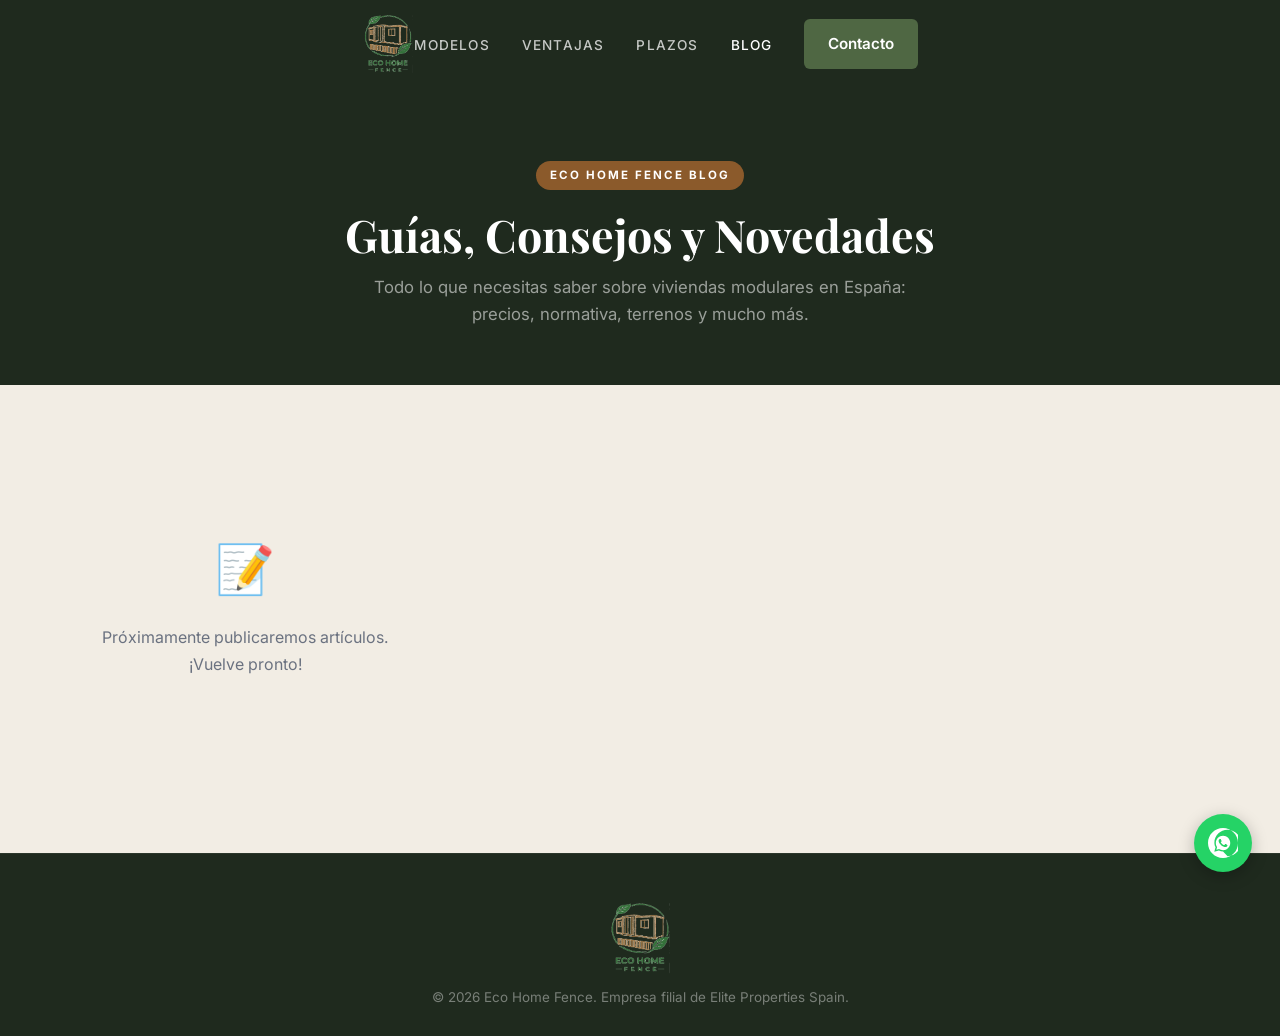
<file: post.html>
<!DOCTYPE html>
<html lang="es">
<head>
    <meta charset="UTF-8">
    <meta name="viewport" content="width=device-width, initial-scale=1.0">
    <title id="pageTitle">Cargando... | Eco Home Fence</title>
    <meta name="description" id="pageMeta" content="">
    <link rel="preconnect" href="https://fonts.googleapis.com">
    <link rel="preconnect" href="https://fonts.gstatic.com" crossorigin>
    <link href="https://fonts.googleapis.com/css2?family=Inter:wght@400;500;600&family=Playfair+Display:wght@700;800&display=swap" rel="stylesheet">
    <link rel="stylesheet" href="styles.css">
    <style>
        .post-hero {
            position: relative;
            height: 420px;
            overflow: hidden;
            display: flex;
            align-items: flex-end;
        }
        .post-hero__img {
            position: absolute;
            inset: 0;
            width: 100%;
            height: 100%;
            object-fit: cover;
        }
        .post-hero__overlay {
            position: absolute;
            inset: 0;
            background: linear-gradient(to top, rgba(31,42,30,0.92) 0%, rgba(31,42,30,0.3) 60%, transparent 100%);
        }
        .post-hero__content {
            position: relative;
            z-index: 2;
            padding: 0 0 48px;
            width: 100%;
        }
        .post-hero__keyword {
            display: inline-block;
            background: var(--accent);
            color: #fff;
            font-size: 0.7rem;
            font-weight: 700;
            letter-spacing: 2px;
            text-transform: uppercase;
            padding: 4px 14px;
            border-radius: 100px;
            margin-bottom: 16px;
        }
        .post-hero__title {
            color: #fff;
            font-size: 2.8rem;
            line-height: 1.15;
            max-width: 780px;
        }
        .post-hero__meta {
            margin-top: 16px;
            color: rgba(255,255,255,0.6);
            font-size: 0.88rem;
            display: flex;
            gap: 20px;
        }

        /* ── Article Body ── */
        .post-body {
            background: var(--bg-white);
            padding: 64px 0 80px;
        }
        .post-content {
            max-width: 760px;
            margin: 0 auto;
            font-size: 1.05rem;
            line-height: 1.8;
            color: var(--text-main);
        }
        .post-content h2 {
            font-family: var(--font-heading);
            font-size: 1.8rem;
            color: var(--dark);
            margin: 48px 0 16px;
            padding-bottom: 8px;
            border-bottom: 2px solid var(--bg-gray);
        }
        .post-content h3 {
            font-family: var(--font-heading);
            font-size: 1.3rem;
            color: var(--primary-dark);
            margin: 32px 0 12px;
        }
        .post-content p { margin-bottom: 20px; }
        .post-content ul, .post-content ol {
            margin: 0 0 20px 20px;
        }
        .post-content li { margin-bottom: 8px; }
        .post-content strong { color: var(--dark); }
        .post-content table {
            width: 100%;
            border-collapse: collapse;
            margin: 24px 0;
            font-size: 0.95rem;
        }
        .post-content th {
            background: var(--bg-gray);
            padding: 12px 16px;
            text-align: left;
            font-size: 0.82rem;
            font-weight: 600;
            text-transform: uppercase;
            letter-spacing: 0.5px;
            color: var(--text-muted);
            border-bottom: 2px solid var(--primary-light);
        }
        .post-content td {
            padding: 12px 16px;
            border-bottom: 1px solid var(--bg-gray);
        }
        .post-content blockquote {
            border-left: 4px solid var(--primary);
            margin: 24px 0;
            padding: 16px 24px;
            background: var(--bg-gray);
            border-radius: 0 var(--radius-sm) var(--radius-sm) 0;
            font-style: italic;
            color: var(--text-muted);
        }

        /* ── CTA Box ── */
        .post-cta {
            margin-top: 56px;
            background: var(--dark);
            border-radius: var(--radius-lg);
            padding: 40px 48px;
            text-align: center;
        }
        .post-cta h3 { color: #fff; font-size: 1.6rem; margin-bottom: 12px; }
        .post-cta p { color: rgba(255,255,255,0.6); margin-bottom: 24px; }
        .post-cta .btn { margin: 0 8px; }

        /* ── Back Link ── */
        .post-back {
            display: inline-flex;
            align-items: center;
            gap: 8px;
            color: var(--primary);
            font-weight: 600;
            font-size: 0.9rem;
            margin-bottom: 32px;
            transition: var(--transition);
        }
        .post-back:hover { gap: 12px; color: var(--primary-dark); }

        /* ── Loading ── */
        .post-loading {
            text-align: center;
            padding: 120px 24px;
            color: var(--text-muted);
        }
        .post-loading .blog-spinner {
            width: 40px; height: 40px;
            border: 3px solid var(--bg-gray);
            border-top-color: var(--primary);
            border-radius: 50%;
            animation: spin 0.7s linear infinite;
            margin: 0 auto 18px;
        }

        @media (max-width: 768px) {
            .post-hero { height: 320px; }
            .post-hero__title { font-size: 2rem; }
            .post-content { padding: 0 8px; }
            .post-cta { padding: 28px 24px; }
        }
    </style>
    <script type="application/ld+json" id="schemaArticle"></script>
</head>
<body>

    <!-- Header -->
    <header class="header">
        <div class="container">
            <nav class="nav">
                <a href="index.html" class="logo"><img src="logo.png" alt="Eco Home Fence" class="logo__img"></a>
                <ul class="nav__list">
                    <li><a href="index.html#modelos" class="nav__link">Modelos</a></li>
                    <li><a href="index.html#ventajas" class="nav__link">Ventajas</a></li>
                    <li><a href="index.html#plazos" class="nav__link">Plazos</a></li>
                    <li><a href="blog.html" class="nav__link" style="color:#fff;">Blog</a></li>
                </ul>
                <a href="index.html#contacto" class="btn btn--primary" style="padding: 12px 24px;">Contacto</a>
            </nav>
        </div>
    </header>

    <!-- Main content injected by JS -->
    <main id="postMain">
        <div class="post-loading">
            <div class="blog-spinner"></div>
            <p>Cargando artículo...</p>
        </div>
    </main>

    <!-- Footer -->
    <footer class="footer">
        <div class="container">
            <p class="footer__logo"><img src="logo.png" alt="Eco Home Fence" class="footer__logo-img"></p>
            <p class="footer__copy">&copy; 2026 Eco Home Fence. Empresa filial de Elite Properties Spain.</p>
        </div>
    </footer>

    <!-- WhatsApp -->
    <a href="https://wa.me/34619846388" class="whatsapp-float" target="_blank">
        <svg viewBox="0 0 24 24" fill="white" width="30" height="30"><path d="M12.031 6.172c-3.181 0-5.767 2.586-5.768 5.766-.001 1.298.38 2.27 1.019 3.287l-.582 2.128 2.182-.573c.978.58 1.911.928 3.145.929 3.178 0 5.767-2.587 5.768-5.766.001-3.187-2.575-5.77-5.764-5.771zm3.392 8.244c-.144.405-.837.774-1.17.824-.299.045-.677.063-1.092-.069-.252-.08-.575-.187-.988-.365-1.739-.751-2.874-2.502-2.961-2.617-.087-.116-.708-.94-.708-1.793s.448-1.273.607-1.446c.159-.173.346-.217.462-.217l.332.006c.106.005.249-.04.39.298.144.347.491 1.2.534 1.287.043.087.072.188.014.304-.058.116-.087.188-.173.289l-.26.304c-.087.086-.177.18-.076.354.101.174.449.741.964 1.201.662.591 1.221.774 1.394.86s.274.072.376-.043c.101-.116.433-.506.549-.68.116-.173.231-.145.39-.087s1.011.477 1.184.564.289.13.332.202c.045.072.045.419-.099.824zm-3.423-14.416c-6.627 0-12 5.373-12 12s5.373 12 12 12 12-5.373 12-12-5.373-12-12-12zm.029 18.88c-1.161 0-2.305-.292-3.318-.844l-3.677.964.984-3.595c-.607-1.052-.927-2.246-.926-3.468.001-5.824 4.74-10.563 10.564-10.563 5.826 0 10.564 4.741 10.564 10.564 0 5.824-4.74 10.564-10.564 10.564z"/></svg>
    </a>

<script>
    var BLOG_WEBHOOK = 'https://n8n.srv1538677.hstgr.cloud/webhook/blog-post';

    function getSlug() {
        var params = new URLSearchParams(window.location.search);
        return params.get('slug');
    }

    function loadPost() {
        var slug = getSlug();
        if (!slug) { window.location.href = 'blog.html'; return; }

        fetch(BLOG_WEBHOOK + '?slug=' + encodeURIComponent(slug))
        .then(function(res) {
            if (!res.ok) throw new Error('Not found');
            return res.json();
        })
        .then(function(p) {
            if (!p || !p.titulo) throw new Error('Not found');

            // Update page meta
            document.getElementById('pageTitle').textContent = (p.meta_title || p.titulo) + ' | Eco Home Fence';
            document.getElementById('pageMeta').setAttribute('content', p.meta_description || p.extracto || '');

            // Schema markup
            var schema = {
                "@context": "https://schema.org",
                "@type": "Article",
                "headline": p.titulo,
                "description": p.meta_description || p.extracto || '',
                "image": p.imagen_portada || '',
                "datePublished": p.fecha_publicacion || '',
                "author": { "@type": "Organization", "name": "Eco Home Fence" },
                "publisher": { "@type": "Organization", "name": "Eco Home Fence" }
            };
            document.getElementById('schemaArticle').textContent = JSON.stringify(schema);

            var fecha = p.fecha_publicacion ? formatDate(p.fecha_publicacion) : '';
            var img = p.imagen_portada || 'fotos recursos/28.jfif';

            document.getElementById('postMain').innerHTML =
                '<section class="post-hero">' +
                    '<img class="post-hero__img" src="' + esc(img) + '" alt="' + esc(p.titulo) + '">' +
                    '<div class="post-hero__overlay"></div>' +
                    '<div class="container post-hero__content">' +
                        (p.keyword_principal ? '<span class="post-hero__keyword">' + esc(p.keyword_principal) + '</span>' : '') +
                        '<h1 class="post-hero__title">' + esc(p.titulo) + '</h1>' +
                        '<div class="post-hero__meta">' +
                            (fecha ? '<span>📅 ' + fecha + '</span>' : '') +
                            '<span>✍️ Eco Home Fence</span>' +
                        '</div>' +
                    '</div>' +
                '</section>' +
                '<section class="post-body">' +
                    '<div class="container">' +
                        '<div class="post-content">' +
                            '<a href="blog.html" class="post-back">← Volver al Blog</a>' +
                            (p.contenido || '<p>Contenido no disponible.</p>') +
                            '<div class="post-cta">' +
                                '<h3>¿Te interesa saber más?</h3>' +
                                '<p>Pide una propuesta personalizada sin compromiso.</p>' +
                                '<a href="index.html#contacto" class="btn btn--primary">Contactar</a>' +
                                '<a href="https://wa.me/34619846388" class="btn btn--accent" target="_blank">WhatsApp</a>' +
                            '</div>' +
                        '</div>' +
                    '</div>' +
                '</section>';
        })
        .catch(function() {
            document.getElementById('postMain').innerHTML =
                '<div class="post-loading" style="padding:160px 24px;">' +
                    '<div style="font-size:3rem;margin-bottom:16px;">🔍</div>' +
                    '<p>Artículo no encontrado.</p>' +
                    '<a href="blog.html" class="post-back" style="margin-top:20px;">← Volver al Blog</a>' +
                '</div>';
        });
    }

    function formatDate(iso) {
        try {
            return new Date(iso).toLocaleDateString('es-ES', { day: 'numeric', month: 'long', year: 'numeric' });
        } catch(e) { return iso; }
    }

    function esc(s) {
        return String(s || '').replace(/&/g,'&amp;').replace(/</g,'&lt;').replace(/>/g,'&gt;').replace(/"/g,'&quot;');
    }

    window.onscroll = function() {
        var h = document.querySelector('.header');
        if (h) h.classList.toggle('header--scrolled', window.scrollY > 50);
    };

    loadPost();
</script>
</body>
</html>
</file>
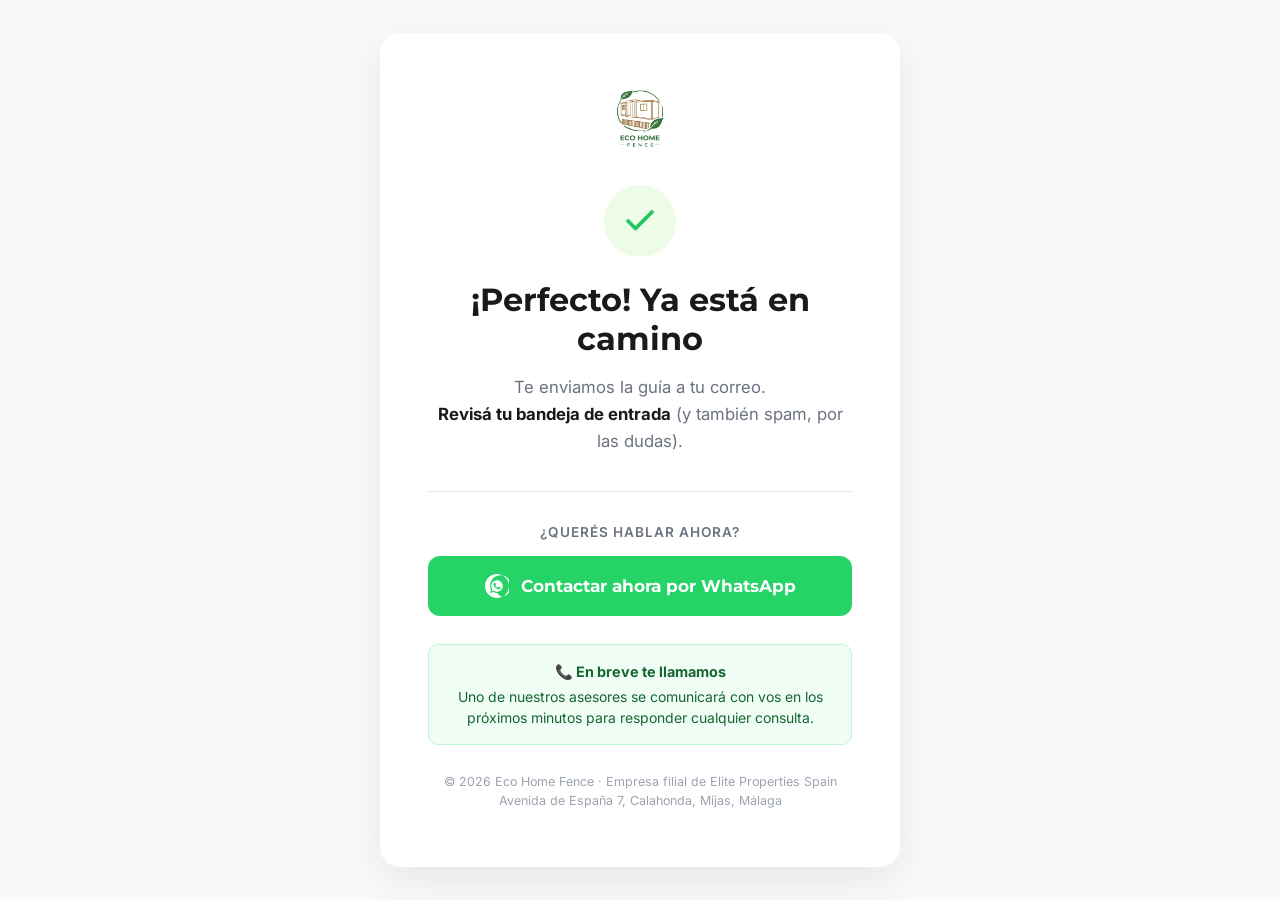
<file: thank-you.html>
<!DOCTYPE html>
<html lang="es">
<head>
    <meta charset="UTF-8">
    <meta name="viewport" content="width=device-width, initial-scale=1.0">
    <title>¡Listo! Revisá tu correo | Eco Home Fence</title>
    <!-- No indexar esta página -->
    <meta name="robots" content="noindex, nofollow">
    <link rel="preconnect" href="https://fonts.googleapis.com">
    <link rel="preconnect" href="https://fonts.gstatic.com" crossorigin>
    <link href="https://fonts.googleapis.com/css2?family=Inter:wght@400;500;600&family=Montserrat:wght@700;800&display=swap" rel="stylesheet">
    <style>
        :root {
            --primary: #85c370;
            --primary-dark: #6eb05a;
            --primary-light: #a4d893;
            --dark: #1a1a1a;
            --text-muted: #6b7280;
            --font-title: 'Montserrat', sans-serif;
            --font-body: 'Inter', sans-serif;
        }

        * { margin: 0; padding: 0; box-sizing: border-box; }

        body {
            font-family: var(--font-body);
            background: #f9f9f7;
            color: var(--dark);
            min-height: 100vh;
            display: flex;
            flex-direction: column;
            align-items: center;
            justify-content: center;
            padding: 32px 24px;
        }

        .card {
            background: white;
            border-radius: 20px;
            box-shadow: 0 12px 40px rgba(0,0,0,0.08);
            padding: 56px 48px;
            max-width: 520px;
            width: 100%;
            text-align: center;
        }

        .logo {
            margin-bottom: 32px;
        }

        .logo img {
            height: 60px;
            width: auto;
            margin: 0 auto;
        }

        .check-icon {
            width: 72px;
            height: 72px;
            background: #ecfce7;
            border-radius: 50%;
            display: flex;
            align-items: center;
            justify-content: center;
            margin: 0 auto 24px auto;
        }

        .check-icon svg {
            width: 36px;
            height: 36px;
        }

        .title {
            font-family: var(--font-title);
            font-size: 2rem;
            line-height: 1.2;
            color: var(--dark);
            margin-bottom: 16px;
        }

        .subtitle {
            font-size: 1.05rem;
            color: var(--text-muted);
            line-height: 1.6;
            margin-bottom: 36px;
        }

        .subtitle strong {
            color: var(--dark);
        }

        /* Separador */
        .divider {
            border: none;
            border-top: 1px solid #e5e7eb;
            margin: 0 0 32px 0;
        }

        .cta-label {
            font-size: 0.85rem;
            font-weight: 600;
            text-transform: uppercase;
            letter-spacing: 1px;
            color: var(--text-muted);
            margin-bottom: 16px;
        }

        /* Botón WhatsApp */
        .btn-whatsapp {
            display: flex;
            align-items: center;
            justify-content: center;
            gap: 12px;
            width: 100%;
            padding: 18px 24px;
            background: #25d366;
            color: white;
            border-radius: 12px;
            text-decoration: none;
            font-family: var(--font-title);
            font-size: 1.05rem;
            font-weight: 700;
            transition: background 0.2s, transform 0.15s, box-shadow 0.2s;
            margin-bottom: 28px;
        }

        .btn-whatsapp:hover {
            background: #1ebe5b;
            transform: translateY(-2px);
            box-shadow: 0 8px 24px rgba(37, 211, 102, 0.35);
        }

        .btn-whatsapp svg {
            flex-shrink: 0;
        }

        /* Info de llamada */
        .call-notice {
            background: #f0fdf4;
            border: 1px solid #bbf7d0;
            border-radius: 10px;
            padding: 16px 20px;
            font-size: 0.875rem;
            color: #166534;
            line-height: 1.5;
        }

        .call-notice strong {
            display: block;
            margin-bottom: 4px;
            font-size: 0.9rem;
        }

        .footer-note {
            margin-top: 28px;
            font-size: 0.78rem;
            color: #9ca3af;
            line-height: 1.5;
        }

        @media (max-width: 560px) {
            .card {
                padding: 40px 28px;
            }
            .title {
                font-size: 1.6rem;
            }
        }
    </style>
</head>
<body>

<div class="card">

    <div class="logo">
        <img src="logo.png" alt="Eco Home Fence">
    </div>

    <div class="check-icon">
        <svg viewBox="0 0 24 24" fill="none" stroke="#22c55e" stroke-width="2.5" stroke-linecap="round" stroke-linejoin="round">
            <polyline points="20 6 9 17 4 12"/>
        </svg>
    </div>

    <h1 class="title">¡Perfecto! Ya está en camino</h1>

    <p class="subtitle">
        Te enviamos la guía a tu correo.<br>
        <strong>Revisá tu bandeja de entrada</strong> (y también spam, por las dudas).
    </p>

    <hr class="divider">

    <p class="cta-label">¿Querés hablar ahora?</p>

    <a href="https://wa.me/34619846388?text=Hola%2C%20acabo%20de%20descargar%20la%20gu%C3%ADa%20de%20Eco%20Home%20Fence%20y%20me%20gustar%C3%ADa%20recibir%20m%C3%A1s%20informaci%C3%B3n." class="btn-whatsapp" target="_blank">
        <svg viewBox="0 0 24 24" fill="white" width="24" height="24">
            <path d="M12.031 6.172c-3.181 0-5.767 2.586-5.768 5.766-.001 1.298.38 2.27 1.019 3.287l-.582 2.128 2.182-.573c.978.58 1.911.928 3.145.929 3.178 0 5.767-2.587 5.768-5.766.001-3.187-2.575-5.77-5.764-5.771zm3.392 8.244c-.144.405-.837.774-1.17.824-.299.045-.677.063-1.092-.069-.252-.08-.575-.187-.988-.365-1.739-.751-2.874-2.502-2.961-2.617-.087-.116-.708-.94-.708-1.793s.448-1.273.607-1.446c.159-.173.346-.217.462-.217l.332.006c.106.005.249-.04.39.298.144.347.491 1.2.534 1.287.043.087.072.188.014.304-.058.116-.087.188-.173.289l-.26.304c-.087.086-.177.18-.076.354.101.174.449.741.964 1.201.662.591 1.221.774 1.394.86s.274.072.376-.043c.101-.116.433-.506.549-.68.116-.173.231-.145.39-.087s1.011.477 1.184.564.289.13.332.202c.045.072.045.419-.099.824zm-3.423-14.416c-6.627 0-12 5.373-12 12s5.373 12 12 12 12-5.373 12-12-5.373-12-12-12zm.029 18.88c-1.161 0-2.305-.292-3.318-.844l-3.677.964.984-3.595c-.607-1.052-.927-2.246-.926-3.468.001-5.824 4.74-10.563 10.564-10.563 5.826 0 10.564 4.741 10.564 10.564 0 5.824-4.74 10.564-10.564 10.564z"/>
        </svg>
        Contactar ahora por WhatsApp
    </a>

    <div class="call-notice">
        <strong>📞 En breve te llamamos</strong>
        Uno de nuestros asesores se comunicará con vos en los próximos minutos para responder cualquier consulta.
    </div>

    <p class="footer-note">
        © 2026 Eco Home Fence · Empresa filial de Elite Properties Spain<br>
        Avenida de España 7, Calahonda, Mijas, Málaga
    </p>

</div>

</body>
</html>
</file>
<file: styles.css>
:root {
  /* === ECO HOME FENCE DESIGN SYSTEM === */
  --primary:        #4F6743;
  --primary-light:  #6d8a60;
  --primary-dark:   #3a4f31;
  --dark:           #1F2A1E;
  --accent:         #8B5A2B;
  --accent-light:   #a87040;

  --bg-neutral:     #F2EDE4;
  --bg-white:       #ffffff;
  --bg-gray:        #f5f0e8;

  --text-main:      #2d2d2d;
  --text-muted:     #6b7280;
  --text-white:     #ffffff;

  --font-heading:   'Playfair Display', Georgia, serif;
  --font-body:      'Inter', sans-serif;

  --radius-sm:      6px;
  --radius-md:      12px;
  --radius-lg:      20px;
  --spacing-section: 96px;

  --shadow-soft:    0 4px 20px rgba(0,0,0,0.06);
  --shadow-medium:  0 10px 36px rgba(0,0,0,0.1);
  --transition:     all 0.35s cubic-bezier(0.4, 0, 0.2, 1);
}

*, *::before, *::after { margin: 0; padding: 0; box-sizing: border-box; }
html { scroll-behavior: smooth; }

body {
  font-family: var(--font-body);
  background-color: var(--bg-neutral);
  color: var(--text-main);
  line-height: 1.65;
  overflow-x: hidden;
  padding-top: 88px;
}

h1, h2, h3, h4 {
  font-family: var(--font-heading);
  color: var(--dark);
  font-weight: 700;
  line-height: 1.2;
}

a { text-decoration: none; color: inherit; transition: var(--transition); }
ul { list-style: none; }
img { max-width: 100%; display: block; }

.container {
  max-width: 1200px;
  margin: 0 auto;
  padding: 0 24px;
}

/* HEADER */
.header {
  height: 88px;
  display: flex;
  align-items: center;
  position: fixed;
  top: 0;
  width: 100%;
  background: var(--dark);
  z-index: 1000;
  transition: var(--transition);
}

.header--scrolled {
  height: 68px;
  box-shadow: 0 4px 20px rgba(0,0,0,0.25);
}

.nav {
  width: 100%;
  display: flex;
  justify-content: space-between;
  align-items: center;
}

.logo { display: flex; align-items: center; }

.logo__img {
  height: 60px;
  width: auto;
  object-fit: contain;
  transition: var(--transition);
}

.header--scrolled .logo__img { height: 48px; }

.footer__logo-img {
  height: 72px;
  width: auto;
  object-fit: contain;
  margin: 0 auto;
}

.nav__list { display: flex; gap: 32px; margin-right: 32px; }

.nav__link {
  font-size: 0.85rem;
  font-weight: 500;
  text-transform: uppercase;
  letter-spacing: 1.2px;
  color: rgba(255,255,255,0.75);
}

.nav__link:hover { color: #ffffff; }

/* BUTTONS */
.btn {
  display: inline-block;
  padding: 14px 32px;
  border-radius: var(--radius-sm);
  font-weight: 600;
  font-family: var(--font-body);
  font-size: 0.95rem;
  cursor: pointer;
  border: none;
  transition: var(--transition);
}

.btn--primary { background-color: var(--primary); color: #ffffff; }
.btn--primary:hover {
  background-color: var(--primary-dark);
  transform: translateY(-3px);
  box-shadow: 0 8px 24px rgba(79,103,67,0.35);
}

.btn--secondary { background: transparent; color: var(--primary); border: 2px solid var(--primary); }
.btn--secondary:hover { background: var(--primary); color: #ffffff; transform: translateY(-3px); }

.btn--accent { background-color: var(--accent); color: #ffffff; }
.btn--accent:hover {
  background-color: var(--accent-light);
  transform: translateY(-3px);
  box-shadow: 0 8px 24px rgba(139,90,43,0.35);
}

/* HERO */
.hero {
  min-height: calc(100vh - 88px);
  display: flex;
  align-items: center;
  padding: 40px 0;
  background-color: var(--bg-neutral);
}

.hero__content {
  display: grid;
  grid-template-columns: 1fr 1fr;
  align-items: center;
  gap: 64px;
}

.hero__badge {
  display: inline-block;
  background: var(--accent);
  color: #fff;
  font-size: 0.78rem;
  font-weight: 600;
  letter-spacing: 1.5px;
  text-transform: uppercase;
  padding: 6px 16px;
  border-radius: 100px;
  margin-bottom: 20px;
}

.hero__title { font-size: 3.2rem; margin-bottom: 20px; color: var(--dark); }
.hero__title span { color: var(--primary); }
.hero__subtitle { font-size: 1.1rem; color: var(--text-muted); margin-bottom: 36px; max-width: 480px; }
.hero__actions { display: flex; gap: 16px; flex-wrap: wrap; }
.hero__image-container { position: relative; }

.hero__image {
  border-radius: var(--radius-lg);
  box-shadow: var(--shadow-medium);
  width: 100%;
  height: 580px;
  object-fit: cover;
}

/* SECTIONS */
section { padding: var(--spacing-section) 0; }

.section-header {
  text-align: center;
  max-width: 680px;
  margin: 0 auto 56px;
}

.section-tag {
  display: inline-block;
  font-size: 0.78rem;
  font-weight: 600;
  letter-spacing: 2px;
  text-transform: uppercase;
  color: var(--accent);
  margin-bottom: 12px;
}

.section-title { font-size: 2.4rem; margin-bottom: 14px; color: var(--dark); }
.section-subtitle { color: var(--text-muted); font-size: 1rem; }

/* MODEL CARDS */
.models__grid {
  display: grid;
  grid-template-columns: repeat(auto-fit, minmax(340px, 1fr));
  gap: 28px;
}

.model-card {
  background: var(--bg-white);
  border-radius: var(--radius-lg);
  overflow: hidden;
  transition: var(--transition);
  box-shadow: var(--shadow-soft);
}

.model-card:hover { transform: translateY(-8px); box-shadow: var(--shadow-medium); }
.model-card__img { width: 100%; height: 240px; object-fit: cover; }

.model-card__badge {
  display: inline-block;
  background: var(--primary);
  color: #fff;
  font-size: 0.72rem;
  font-weight: 600;
  letter-spacing: 1.2px;
  text-transform: uppercase;
  padding: 4px 12px;
  border-radius: 100px;
  margin-bottom: 10px;
}

.model-card__content { padding: 24px 28px 28px; }
.model-card__title { font-size: 1.4rem; margin-bottom: 6px; }
.model-card__specs { font-size: 0.88rem; color: var(--text-muted); margin-bottom: 12px; font-weight: 500; }

/* VENTAJAS */
.ventajas-grid {
  display: grid;
  grid-template-columns: repeat(auto-fit, minmax(300px, 1fr));
  gap: 24px;
}

.ventaja-card {
  background: var(--bg-white);
  padding: 28px 32px;
  border-radius: var(--radius-md);
  box-shadow: var(--shadow-soft);
  border-left: 4px solid var(--primary);
  transition: var(--transition);
}

.ventaja-card:hover { box-shadow: var(--shadow-medium); transform: translateY(-4px); }
.ventaja-card h3 { margin-bottom: 10px; color: var(--primary-dark); font-size: 1.1rem; }

/* FEATURES */
.features-grid {
  display: grid;
  grid-template-columns: repeat(auto-fit, minmax(240px, 1fr));
  gap: 32px;
}

.feature-item { text-align: center; padding: 28px 20px; }
.feature-item__icon { font-size: 2.8rem; margin-bottom: 16px; }
.feature-item h3 { color: var(--primary-dark); font-size: 1.1rem; margin-bottom: 10px; }
.feature-item p { font-size: 0.9rem; color: var(--text-muted); line-height: 1.6; }

/* FILOSOFIA */
.filosofia-layout {
  display: grid;
  grid-template-columns: 1fr 1fr;
  gap: 64px;
  align-items: center;
}

.filosofia-images { display: grid; grid-template-rows: 1fr 1fr; gap: 16px; }
.filosofia-images img {
  border-radius: var(--radius-md);
  width: 100%;
  height: 220px;
  object-fit: cover;
  box-shadow: var(--shadow-medium);
}

.filosofia-list { margin-top: 24px; display: flex; flex-direction: column; gap: 12px; }
.filosofia-list li { padding: 12px 16px; background: var(--bg-gray); border-radius: var(--radius-sm); font-size: 0.95rem; }

/* TIMELINE */
.timeline {
  display: flex;
  flex-direction: column;
  gap: 20px;
  margin-top: 40px;
  position: relative;
}

@media(min-width: 768px) {
  .timeline { flex-direction: row; justify-content: space-between; }
  .timeline::before {
    content: '';
    position: absolute;
    top: 44px;
    left: 10%;
    right: 10%;
    height: 3px;
    background: var(--primary-light);
    z-index: 0;
  }
}

.timeline-step {
  background: var(--bg-white);
  padding: 24px;
  border-radius: var(--radius-md);
  box-shadow: var(--shadow-soft);
  flex: 1;
  text-align: center;
  position: relative;
  z-index: 1;
}

.timeline-step__num {
  width: 40px;
  height: 40px;
  background: var(--primary);
  color: white;
  border-radius: 50%;
  display: flex;
  align-items: center;
  justify-content: center;
  font-weight: bold;
  font-size: 1.1rem;
  margin: 0 auto 14px auto;
  box-shadow: 0 0 0 5px var(--bg-white);
}

.timeline-step__title { font-family: var(--font-heading); font-weight: 700; font-size: 1rem; margin-bottom: 8px; color: var(--dark); }
.timeline-step p { font-size: 0.88rem; color: var(--text-muted); }
.timeline-step .time-badge { color: var(--primary); font-weight: 700; display: block; margin-top: 6px; }

/* PROGRESS */
.progress-container {
  margin-top: 40px;
  background: var(--bg-white);
  padding: 28px 32px;
  border-radius: var(--radius-md);
  box-shadow: var(--shadow-soft);
}

.progress-labels { display: flex; justify-content: space-between; margin-bottom: 10px; font-weight: 700; color: var(--dark); font-size: 0.9rem; }

.progress-bar {
  width: 100%;
  height: 16px;
  background: var(--bg-gray);
  border-radius: 10px;
  overflow: hidden;
  display: flex;
}

.progress-bar__seg { height: 100%; }

.progress-legend { display: flex; justify-content: space-between; margin-top: 14px; font-size: 0.82rem; color: var(--text-muted); }
.progress-legend span { display: flex; align-items: center; gap: 5px; }
.dot { display: inline-block; width: 10px; height: 10px; border-radius: 50%; }

.timeline-payment { display: flex; gap: 24px; margin-top: 20px; font-size: 0.9rem; flex-wrap: wrap; }
.timeline-payment div { display: flex; align-items: center; gap: 6px; }

.timeline-total {
  margin-top: 16px;
  background: var(--primary);
  color: white;
  padding: 16px 24px;
  border-radius: var(--radius-sm);
  font-weight: 700;
  font-size: 0.95rem;
  text-align: center;
}

/* MODEL DETAILS */
.model-details-grid {
  background: var(--bg-white);
  border-radius: var(--radius-lg);
  overflow: hidden;
  box-shadow: var(--shadow-medium);
  display: grid;
  grid-template-columns: 1fr 1fr;
  align-items: start;
}

.model-details-image { height: 100%; }
.model-details-image img { width: 100%; height: 100%; object-fit: cover; }
.model-details-content { padding: 48px; }

/* CONTACT */
.contact { background-color: var(--dark); color: white; }
.contact .section-title { color: white; }
.contact .section-subtitle { color: rgba(255,255,255,0.6); }

.contact-layout { display: grid; grid-template-columns: 1fr 1.5fr; gap: 72px; }
.contact-info__item { margin-bottom: 28px; }
.contact-info__item h3 { color: white; margin-bottom: 8px; font-size: 1rem; }
.contact-info__item p { color: rgba(255,255,255,0.6); font-size: 1rem; line-height: 1.7; }

.contact-form {
  background: rgba(255,255,255,0.05);
  padding: 40px;
  border-radius: var(--radius-lg);
  border: 1px solid rgba(255,255,255,0.08);
}

.contact-form h3 { color: white; margin-bottom: 8px; font-size: 1.4rem; }
.contact-form > p { color: rgba(255,255,255,0.55); margin-bottom: 28px; font-size: 0.95rem; }

.form-group { margin-bottom: 20px; }
.form-label { display: block; margin-bottom: 6px; font-size: 0.88rem; font-weight: 500; color: rgba(255,255,255,0.8); }

.form-input, .form-textarea {
  width: 100%;
  background: rgba(255,255,255,0.07);
  border: 1px solid rgba(255,255,255,0.12);
  padding: 14px 16px;
  color: white;
  border-radius: var(--radius-sm);
  font-family: var(--font-body);
  font-size: 0.95rem;
  transition: var(--transition);
}

.form-input::placeholder, .form-textarea::placeholder { color: rgba(255,255,255,0.3); }
.form-input:focus, .form-textarea:focus { outline: none; border-color: var(--primary-light); background: rgba(255,255,255,0.1); }

/* FOOTER */
.footer {
  background: var(--dark);
  padding: 48px 0 28px;
  border-top: 1px solid rgba(255,255,255,0.06);
  text-align: center;
}

.footer__copy { font-size: 0.84rem; color: rgba(255,255,255,0.4); margin-top: 12px; }

/* WHATSAPP FLOAT */
.whatsapp-float {
  position: fixed;
  bottom: 28px;
  right: 28px;
  background-color: #25d366;
  width: 58px;
  height: 58px;
  border-radius: 50%;
  display: flex;
  align-items: center;
  justify-content: center;
  color: white;
  box-shadow: 0 4px 16px rgba(0,0,0,0.25);
  z-index: 1000;
  animation: floatBtn 3s ease-in-out infinite;
}

@keyframes floatBtn {
  0%   { transform: translateY(0); }
  50%  { transform: translateY(-8px); }
  100% { transform: translateY(0); }
}

/* CAROUSEL */
.carousel {
  position: relative;
  height: 580px;
  width: 100%;
  overflow: hidden;
  border-radius: var(--radius-lg);
  box-shadow: var(--shadow-medium);
}

.carousel__image { width: 100%; height: 100%; object-fit: cover; }
.carousel__track-container { height: 100%; position: relative; }

.carousel__track {
  padding: 0; margin: 0; list-style: none;
  height: 100%; position: relative;
  transition: transform 500ms ease-in;
}

.carousel__slide {
  position: absolute; top: 0; bottom: 0; width: 100%;
  display: flex; align-items: center; justify-content: center;
}

.carousel__button {
  position: absolute;
  top: 50%;
  transform: translateY(-50%);
  background: rgba(255,255,255,0.18);
  backdrop-filter: blur(8px);
  border: 1px solid rgba(255,255,255,0.3);
  width: 44px; height: 44px;
  border-radius: 50%;
  cursor: pointer;
  z-index: 10;
  display: flex; align-items: center; justify-content: center;
  transition: var(--transition);
}

.carousel__button svg { width: 22px; height: 22px; fill: white; }
.carousel__button:hover { background: rgba(255,255,255,0.35); }
.carousel__button--left  { left: 16px; }
.carousel__button--right { right: 16px; }

.carousel__nav {
  display: flex; justify-content: center;
  position: absolute; bottom: 18px; width: 100%;
  z-index: 10; gap: 10px;
}

.carousel__indicator {
  border: 0; border-radius: 50%;
  width: 9px; height: 9px;
  background: rgba(255,255,255,0.35);
  cursor: pointer; transition: var(--transition);
}

.carousel__indicator.current-slide { background: white; transform: scale(1.3); }
.is-hidden { display: none; }

/* RESPONSIVE */
@media (max-width: 968px) {
  .hero__content { grid-template-columns: 1fr; text-align: center; }
  .hero__title { font-size: 2.4rem; }
  .hero__subtitle { max-width: 100%; }
  .hero__actions { justify-content: center; }
  .filosofia-layout { grid-template-columns: 1fr; }
  .contact-layout { grid-template-columns: 1fr; gap: 40px; }
  .model-details-grid { grid-template-columns: 1fr; }
  .model-details-image { height: 300px; }
  .model-details-content { padding: 28px; }
  .nav__list { display: none; }
  .carousel { height: 380px; }
  .section-title { font-size: 1.9rem; }
}

@media (max-width: 600px) {
  .models__grid { grid-template-columns: 1fr; }
  .hero__title { font-size: 2rem; }
  .timeline { flex-direction: column; }
  .progress-legend { flex-direction: column; gap: 6px; }
}
</file>
